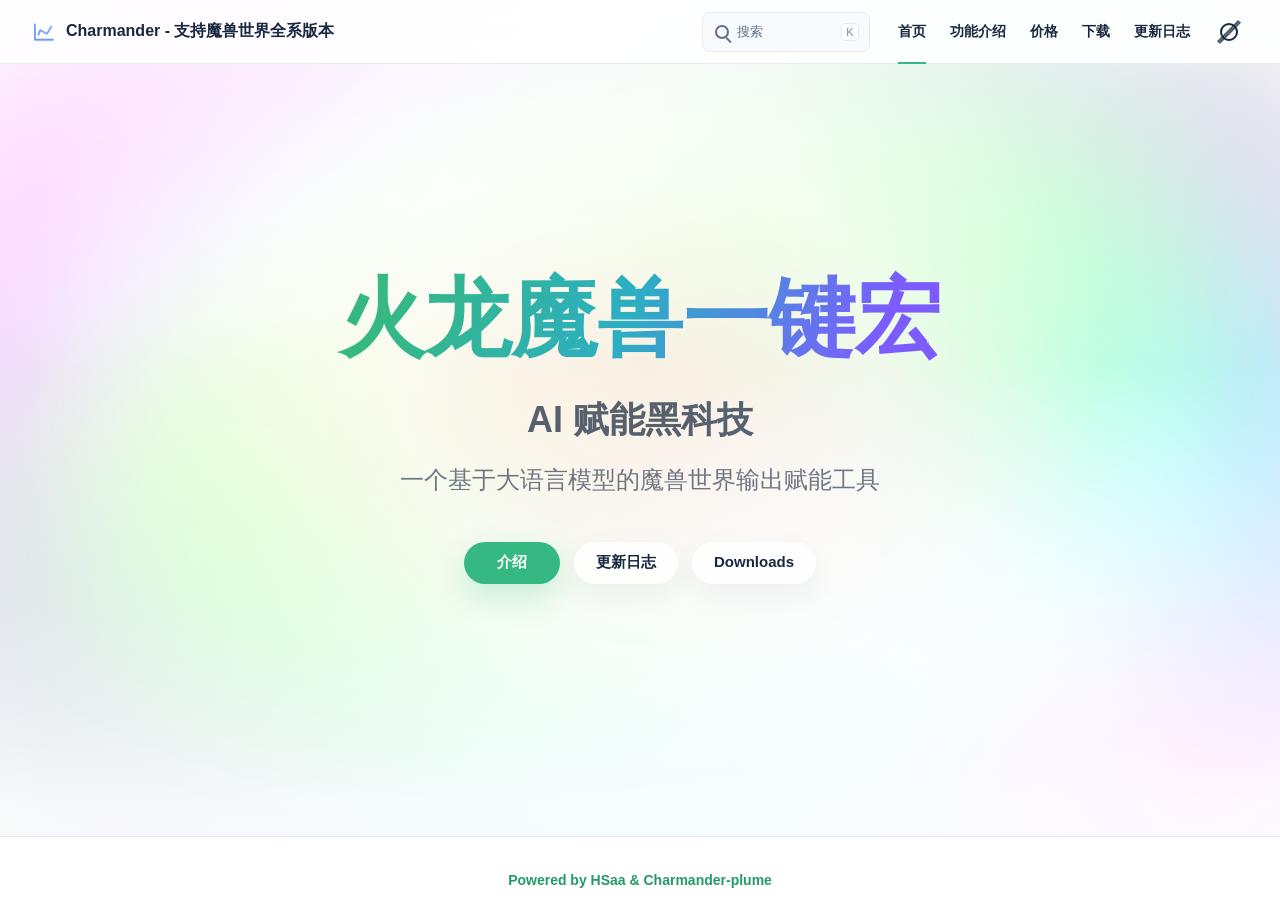
<file: index.html>
<!doctype html>
<html lang="zh-Hans">
  <head>
    <meta charset="UTF-8" />
    <meta name="viewport" content="width=device-width, initial-scale=1.0" />
    <title>火龙魔兽一键宏 - AI 赋能魔兽世界输出工具 | Charmander</title>
    <meta name="description" content="火龙魔兽一键宏面向魔兽世界正式服、怀旧服和泰坦时光，提供 GSE 一键宏、输出循环、爆发整合、远程调试和售后更新支持。" />
    <meta name="keywords" content="火龙魔兽一键宏,魔兽世界一键宏,GSE宏,魔兽世界输出宏,怀旧服一键宏,正式服一键宏,Charmander" />
    <meta name="robots" content="index,follow" />
    <meta name="author" content="Charmander" />
    <meta name="theme-color" content="#39b884" />
    <link rel="canonical" href="https://www.aiomg.vip/" />
    <link rel="icon" href="./appicon.png" />
    <link rel="preload" as="image" href="./appicon.png" />
    <meta property="og:type" content="website" />
    <meta property="og:locale" content="zh_CN" />
    <meta property="og:site_name" content="Charmander" />
    <meta property="og:title" content="火龙魔兽一键宏 - AI 赋能黑科技" />
    <meta property="og:description" content="支持魔兽世界全系版本的 GSE 一键宏工具，覆盖输出循环、爆发整合、远程调试和售后更新。" />
    <meta property="og:url" content="https://www.aiomg.vip/" />
    <meta property="og:image" content="https://www.aiomg.vip/appicon.png" />
    <meta name="twitter:card" content="summary" />
    <meta name="twitter:title" content="火龙魔兽一键宏" />
    <meta name="twitter:description" content="支持魔兽世界全系版本的 GSE 一键宏工具。" />
    <meta name="twitter:image" content="https://www.aiomg.vip/appicon.png" />
    <script type="application/ld+json">
      {
        "@context": "https://schema.org",
        "@type": "SoftwareApplication",
        "name": "火龙魔兽一键宏",
        "url": "https://www.aiomg.vip/",
        "applicationCategory": "GameApplication",
        "operatingSystem": "Windows",
        "description": "面向魔兽世界正式服、怀旧服和泰坦时光的 GSE 一键宏工具。",
        "publisher": {
          "@type": "Organization",
          "name": "Charmander",
          "logo": {
            "@type": "ImageObject",
            "url": "https://www.aiomg.vip/appicon.png"
          }
        }
      }
    </script>
    <link rel="stylesheet" href="./styles.css?v=20260617-ui2" />
  </head>
  <body class="home">
    <header class="navbar">
      <div class="navbar-inner">
        <a class="brand" href="./index.html" aria-label="Charmander - 支持魔兽世界全系版本">
          <span class="brand-mark" aria-hidden="true"><img src="./appicon.png" alt="" width="24" height="24" /></span>
          <span class="brand-text">Charmander - 支持魔兽世界全系版本</span>
        </a>
        <div class="nav-right">
          <div class="search" aria-label="搜索"><span class="search-icon" aria-hidden="true"></span><span>搜索</span><kbd>K</kbd></div>
          <nav class="main-nav" aria-label="主导航">
            <a class="active" href="./index.html" aria-current="page">首页</a>
            <a href="./features.html">功能介绍</a>
            <a href="./pricing.html">价格</a>
            <a href="./download.html">下载</a>
            <a href="./changelog.html">更新日志</a>
          </nav>
          <div class="appearance" aria-label="外观" aria-hidden="true"></div>
        </div>
      </div>
    </header>

    <main id="main">
      <section class="hero" aria-labelledby="hero-title">
        <div class="bg-filter" aria-hidden="true">
          <canvas id="tint-plate" width="32" height="32"></canvas>
        </div>
        <div class="hero-content">
          <h1 id="hero-title">火龙魔兽一键宏</h1>
          <p class="tagline">AI 赋能黑科技</p>
          <p class="description">一个基于大语言模型的魔兽世界输出赋能工具</p>
          <div class="actions" aria-label="主要操作">
            <a class="btn primary" href="./features.html">介绍</a>
            <a class="btn secondary" href="./changelog.html">更新日志</a>
            <a class="btn secondary" href="./download.html">Downloads</a>
          </div>
        </div>
      </section>
    </main>

    <footer class="footer">
      <span>Powered by HSaa &amp; Charmander-plume</span>
    </footer>
    <script src="./script.js?v=20260617-motion1" defer></script>
  </body>
</html>
</file>
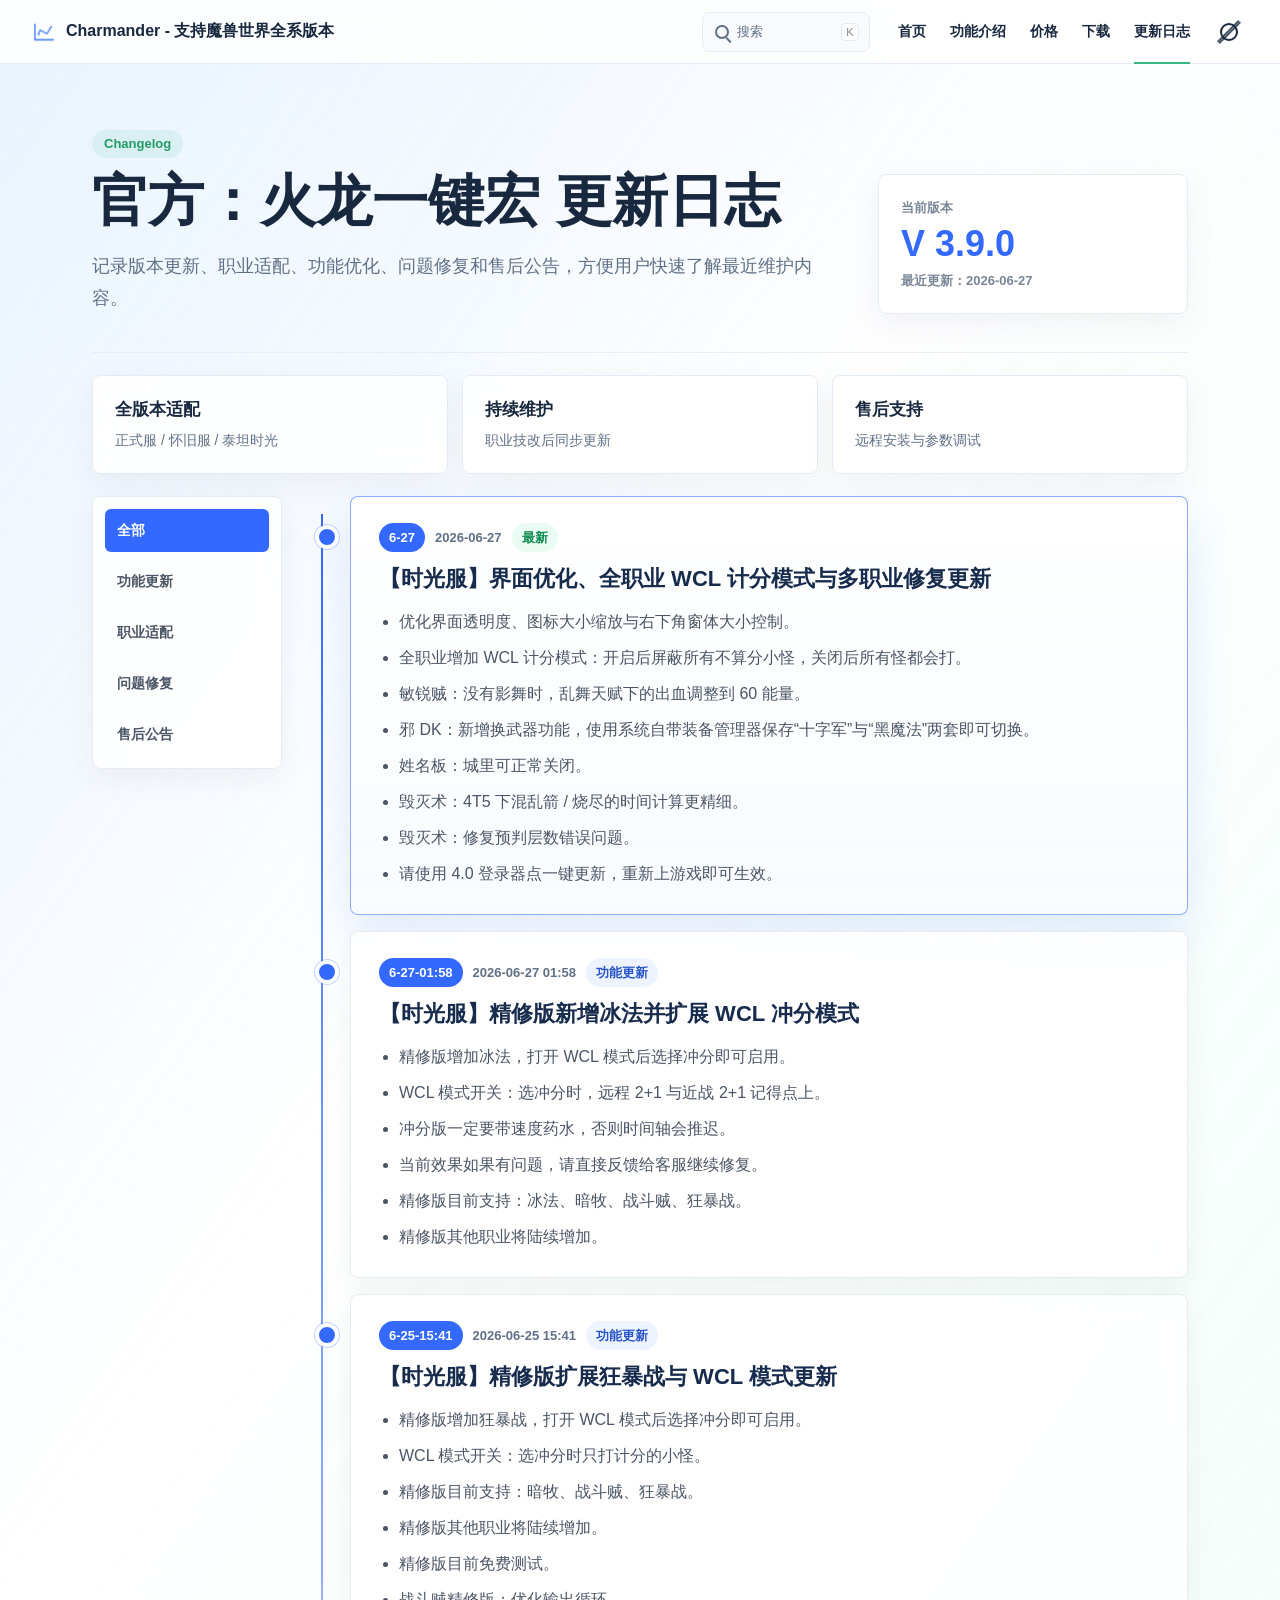
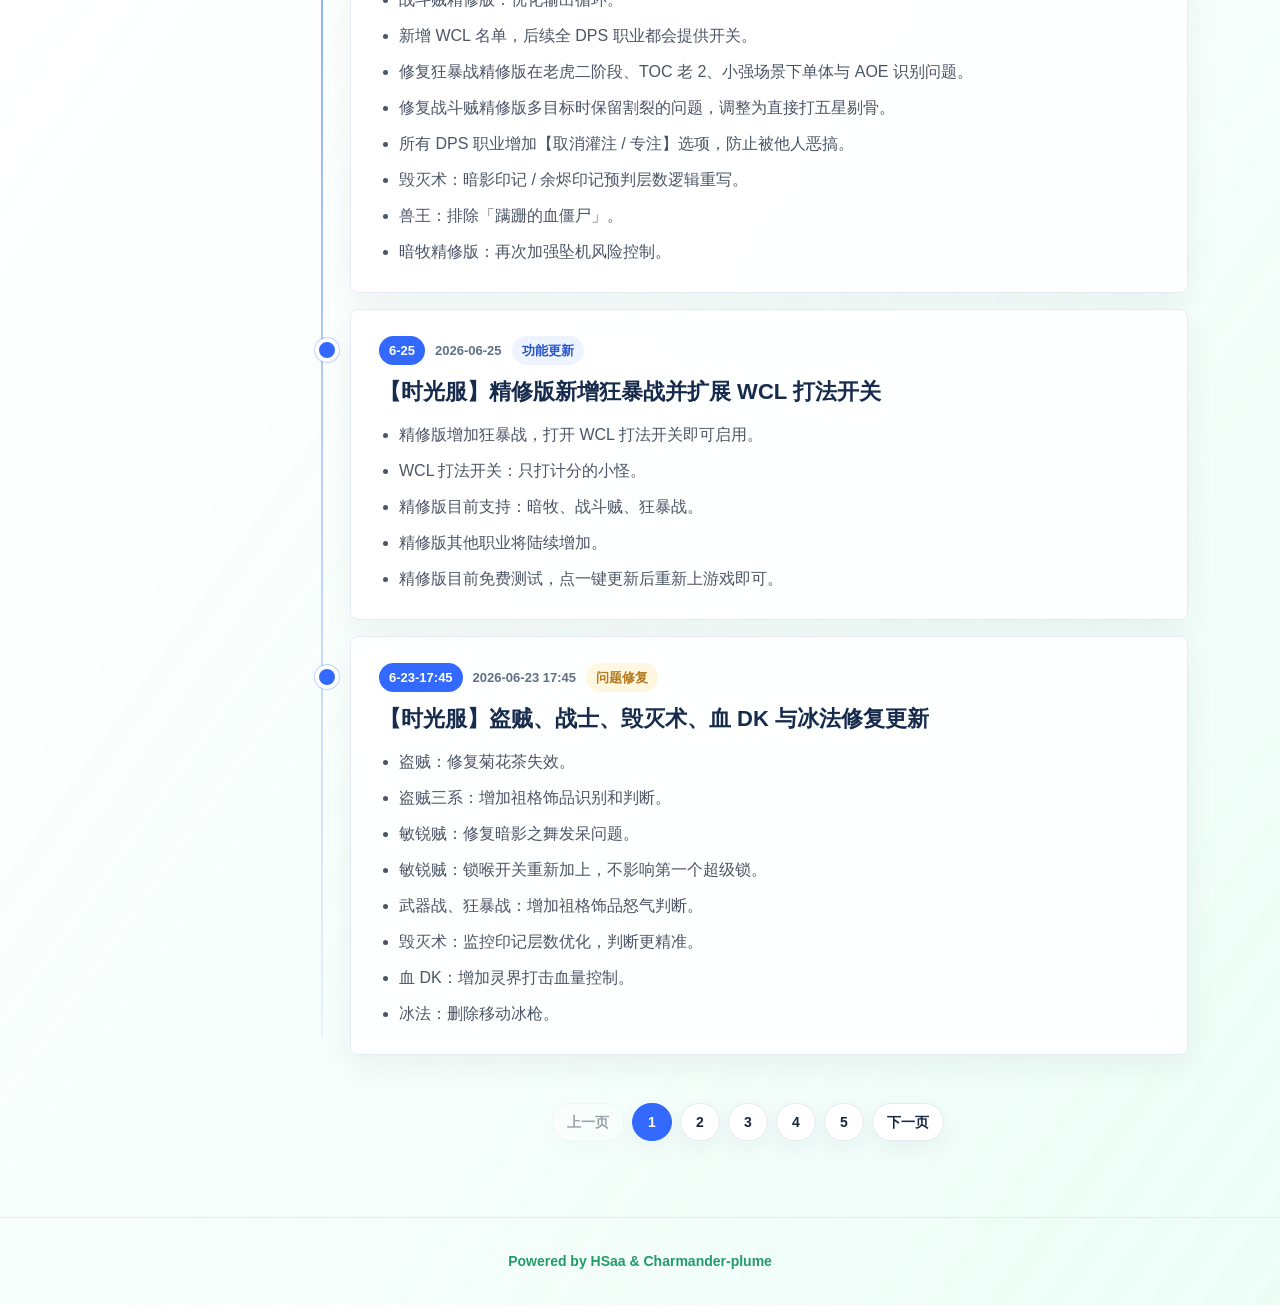
<file: changelog.html>
<!doctype html>
<html lang="zh-Hans">
  <head>
    <meta charset="UTF-8" />
    <meta name="viewport" content="width=device-width, initial-scale=1.0" />
    <title>官方：火龙一键宏 更新日志 | Charmander</title>
    <meta name="description" content="查看火龙一键宏版本更新日志，包含职业适配、功能优化、问题修复、售后公告和支付页面调整记录。" />
    <meta name="keywords" content="官方火龙一键宏更新日志,火龙一键宏更新日志,魔兽世界一键宏更新,GSE宏更新,职业适配,版本维护" />
    <meta name="robots" content="index,follow" />
    <meta name="author" content="Charmander" />
    <meta name="theme-color" content="#39b884" />
    <link rel="canonical" href="https://www.aiomg.vip/changelog.html" />
    <link rel="icon" href="./appicon.png" />
    <meta property="og:type" content="article" />
    <meta property="og:locale" content="zh_CN" />
    <meta property="og:site_name" content="Charmander" />
    <meta property="og:title" content="官方：火龙一键宏 更新日志" />
    <meta property="og:description" content="记录火龙一键宏的版本更新、职业适配、功能优化和售后公告。" />
    <meta property="og:url" content="https://www.aiomg.vip/changelog.html" />
    <meta property="og:image" content="https://www.aiomg.vip/appicon.png" />
    <meta name="twitter:card" content="summary" />
    <meta name="twitter:title" content="官方：火龙一键宏 更新日志" />
    <meta name="twitter:description" content="查看火龙一键宏的版本更新、职业适配、功能优化和售后公告。" />
    <meta name="twitter:image" content="https://www.aiomg.vip/appicon.png" />
    <script type="application/ld+json">
      {
        "@context": "https://schema.org",
        "@type": "CollectionPage",
        "name": "官方：火龙一键宏 更新日志",
        "url": "https://www.aiomg.vip/changelog.html",
        "description": "记录火龙一键宏的版本更新、职业适配、功能优化、问题修复和售后公告。",
        "isPartOf": {
          "@type": "WebSite",
          "name": "Charmander",
          "url": "https://www.aiomg.vip/"
        }
      }
    </script>
    <link rel="stylesheet" href="./styles.css?v=20260617-ui2" />
  </head>
  <body class="detail-page changelog-page">
    <header class="navbar">
      <div class="navbar-inner">
        <a class="brand" href="./index.html" aria-label="Charmander - 支持魔兽世界全系版本">
          <span class="brand-mark" aria-hidden="true"><img src="./appicon.png" alt="" width="24" height="24" /></span>
          <span class="brand-text">Charmander - 支持魔兽世界全系版本</span>
        </a>
        <div class="nav-right">
          <div class="search" aria-label="搜索"><span class="search-icon" aria-hidden="true"></span><span>搜索</span><kbd>K</kbd></div>
          <nav class="main-nav" aria-label="主导航">
            <a href="./index.html">首页</a>
            <a href="./features.html">功能介绍</a>
            <a href="./pricing.html">价格</a>
            <a href="./download.html">下载</a>
            <a class="active" href="./changelog.html" aria-current="page">更新日志</a>
          </nav>
          <div class="appearance" aria-label="外观" aria-hidden="true"></div>
        </div>
      </div>
    </header>

    <main class="changelog-main">
      <section class="changelog-hero page-hero">
        <div>
          <p class="section-kicker">Changelog</p>
          <h1>官方：火龙一键宏 更新日志</h1>
          <p>记录版本更新、职业适配、功能优化、问题修复和售后公告，方便用户快速了解最近维护内容。</p>
        </div>
        <aside class="release-summary" aria-label="当前版本摘要">
          <span>当前版本</span>
          <strong>V 3.9.0</strong>
          <em>最近更新：2026-06-27</em>
        </aside>
      </section>

      <section class="release-grid" aria-label="更新分类">
        <div><strong>全版本适配</strong><span>正式服 / 怀旧服 / 泰坦时光</span></div>
        <div><strong>持续维护</strong><span>职业技改后同步更新</span></div>
        <div><strong>售后支持</strong><span>远程安装与参数调试</span></div>
      </section>

      <section class="changelog-layout">
        <aside class="release-filter" aria-label="日志分类">
          <button class="active" type="button" data-filter="all">全部</button>
          <button type="button" data-filter="feature">功能更新</button>
          <button type="button" data-filter="class">职业适配</button>
          <button type="button" data-filter="fix">问题修复</button>
          <button type="button" data-filter="support">售后公告</button>
        </aside>

        <div class="timeline" data-page-size="5">
          <article class="release-card latest" data-category="feature">
            <div class="release-meta">
              <span class="release-version">6-27</span>
              <time datetime="2026-06-27">2026-06-27</time>
              <em>最新</em>
            </div>
            <h2>【时光服】界面优化、全职业 WCL 计分模式与多职业修复更新</h2>
            <ul>
              <li>优化界面透明度、图标大小缩放与右下角窗体大小控制。</li>
              <li>全职业增加 WCL 计分模式：开启后屏蔽所有不算分小怪，关闭后所有怪都会打。</li>
              <li>敏锐贼：没有影舞时，乱舞天赋下的出血调整到 60 能量。</li>
              <li>邪 DK：新增换武器功能，使用系统自带装备管理器保存“十字军”与“黑魔法”两套即可切换。</li>
              <li>姓名板：城里可正常关闭。</li>
              <li>毁灭术：4T5 下混乱箭 / 烧尽的时间计算更精细。</li>
              <li>毁灭术：修复预判层数错误问题。</li>
              <li>请使用 4.0 登录器点一键更新，重新上游戏即可生效。</li>
            </ul>
          </article>
          <article class="release-card" data-category="feature">
            <div class="release-meta">
              <span class="release-version">6-27-01:58</span>
              <time datetime="2026-06-27T01:58">2026-06-27 01:58</time>
              <em class="feature">功能更新</em>
            </div>
            <h2>【时光服】精修版新增冰法并扩展 WCL 冲分模式</h2>
            <ul>
              <li>精修版增加冰法，打开 WCL 模式后选择冲分即可启用。</li>
              <li>WCL 模式开关：选冲分时，远程 2+1 与近战 2+1 记得点上。</li>
              <li>冲分版一定要带速度药水，否则时间轴会推迟。</li>
              <li>当前效果如果有问题，请直接反馈给客服继续修复。</li>
              <li>精修版目前支持：冰法、暗牧、战斗贼、狂暴战。</li>
              <li>精修版其他职业将陆续增加。</li>
            </ul>
          </article>
          <article class="release-card" data-category="feature">
            <div class="release-meta">
              <span class="release-version">6-25-15:41</span>
              <time datetime="2026-06-25T15:41">2026-06-25 15:41</time>
              <em class="feature">功能更新</em>
            </div>
            <h2>【时光服】精修版扩展狂暴战与 WCL 模式更新</h2>
            <ul>
              <li>精修版增加狂暴战，打开 WCL 模式后选择冲分即可启用。</li>
              <li>WCL 模式开关：选冲分时只打计分的小怪。</li>
              <li>精修版目前支持：暗牧、战斗贼、狂暴战。</li>
              <li>精修版其他职业将陆续增加。</li>
              <li>精修版目前免费测试。</li>
              <li>战斗贼精修版：优化输出循环。</li>
              <li>新增 WCL 名单，后续全 DPS 职业都会提供开关。</li>
              <li>修复狂暴战精修版在老虎二阶段、TOC 老 2、小强场景下单体与 AOE 识别问题。</li>
              <li>修复战斗贼精修版多目标时保留割裂的问题，调整为直接打五星剔骨。</li>
              <li>所有 DPS 职业增加【取消灌注 / 专注】选项，防止被他人恶搞。</li>
              <li>毁灭术：暗影印记 / 余烬印记预判层数逻辑重写。</li>
              <li>兽王：排除「蹒跚的血僵尸」。</li>
              <li>暗牧精修版：再次加强坠机风险控制。</li>
            </ul>
          </article>
          <article class="release-card" data-category="feature">
            <div class="release-meta">
              <span class="release-version">6-25</span>
              <time datetime="2026-06-25">2026-06-25</time>
              <em class="feature">功能更新</em>
            </div>
            <h2>【时光服】精修版新增狂暴战并扩展 WCL 打法开关</h2>
            <ul>
              <li>精修版增加狂暴战，打开 WCL 打法开关即可启用。</li>
              <li>WCL 打法开关：只打计分的小怪。</li>
              <li>精修版目前支持：暗牧、战斗贼、狂暴战。</li>
              <li>精修版其他职业将陆续增加。</li>
              <li>精修版目前免费测试，点一键更新后重新上游戏即可。</li>
            </ul>
          </article>
          <article class="release-card" data-category="fix">
            <div class="release-meta">
              <span class="release-version">6-23-17:45</span>
              <time datetime="2026-06-23T17:45">2026-06-23 17:45</time>
              <em class="fix">问题修复</em>
            </div>
            <h2>【时光服】盗贼、战士、毁灭术、血 DK 与冰法修复更新</h2>
            <ul>
              <li>盗贼：修复菊花茶失效。</li>
              <li>盗贼三系：增加祖格饰品识别和判断。</li>
              <li>敏锐贼：修复暗影之舞发呆问题。</li>
              <li>敏锐贼：锁喉开关重新加上，不影响第一个超级锁。</li>
              <li>武器战、狂暴战：增加祖格饰品怒气判断。</li>
              <li>毁灭术：监控印记层数优化，判断更精准。</li>
              <li>血 DK：增加灵界打击血量控制。</li>
              <li>冰法：删除移动冰枪。</li>
            </ul>
          </article>
          <article class="release-card" data-category="fix">
            <div class="release-meta">
              <span class="release-version">6-22-12:02</span>
              <time datetime="2026-06-22T12:02">2026-06-22 12:02</time>
              <em class="fix">问题修复</em>
            </div>
            <h2>【时光服】紧急热修：恶魔术与个别职业发呆问题</h2>
            <ul>
              <li>紧急热修：修复恶魔术无法工作的问题。</li>
              <li>紧急热修：修复个别职业发呆、无法工作的问题。</li>
              <li>重新打开登陆器，让它自动更新即可。</li>
            </ul>
          </article>
          <article class="release-card" data-category="fix">
            <div class="release-meta">
              <span class="release-version">6-22-03:55</span>
              <time datetime="2026-06-22T03:55">2026-06-22 03:55</time>
              <em class="fix">问题修复</em>
            </div>
            <h2>【时光服】精修版上线与多职业修复更新</h2>
            <ul>
              <li>精修版上线，当前覆盖暗牧与战斗贼。</li>
              <li>精修版免条件测试一个月，后续将逐步补全其他职业。</li>
              <li>精修版使用条件：年卡以上用户。</li>
              <li>精修版正式版预计在 P5 上线。</li>
              <li>精修版循环均以 WCL 满分循环为目标运行。</li>
              <li>备注：需自备高级药水与猴戏材料，装备较差时无法完整打出效果。</li>
              <li>增强萨：修复打完脱战后还会招狼的 bug。</li>
              <li>增强萨：修复起手不开爆发的问题。</li>
              <li>修复毁灭术焦点献祭失效。</li>
              <li>修复猎人焦点钉刺失效。</li>
              <li>修复暗牧焦点痛失效。</li>
              <li>武器战和狂暴战：饰品功能重新制作开关。</li>
              <li>防战：增加一个致死打击判断，仅复仇战可用。</li>
              <li>恶魔术：增加一个全局偷灭杀。</li>
              <li>血 DK：输出血的刃舞自带饰品手套。</li>
            </ul>
          </article>
          <article class="release-card" data-category="fix">
            <div class="release-meta">
              <span class="release-version">6-20-02:50</span>
              <time datetime="2026-06-20T02:50">2026-06-20 02:50</time>
              <em class="fix">问题修复</em>
            </div>
            <h2>【时光服】法系药水、武器战、狂暴战与敏锐贼更新</h2>
            <ul>
              <li>法系：适配狂野魔精药水；如果身上带有魔精，并且打开自动狂野魔法开关，将优先吃魔精。</li>
              <li>武器战：增加一个斩杀开关。</li>
              <li>武器战：大风车增加距离判断，并且大风车期间会开启饰品。</li>
              <li>武器战：增加一个自动饰品开关。</li>
              <li>狂暴战：增加焦点破甲功能，在不占用嗜血和旋风的情况下生效。</li>
              <li>狂暴战：增加血性狂暴按钮自动判断。</li>
              <li>修复一个吃狂野药水的 bug。</li>
              <li>TOC：阵营冠军 / 双子防 ADD 加强，进一步防止 ADD。</li>
              <li>敏锐贼：修复一个影舞相关 bug。</li>
              <li>敏锐贼：伤害型消失对冰吼也添加了屏蔽，只保留躲技能。</li>
            </ul>
          </article>

          <article class="release-card" data-category="fix">
            <div class="release-meta">
              <span class="release-version">6-19-16:25</span>
              <time datetime="2026-06-19T16:25">2026-06-19 16:25</time>
              <em class="fix">问题修复</em>
            </div>
            <h2>【时光服】战斗贼、CJQ、元素萨与冰法更新</h2>
            <ul>
              <li>战斗贼：更改非匕首开关的循环，切割 → 剑舞 → 背刺 → 杀戮 → 背刺 → 冲动。</li>
              <li>CJQ：修复制裁 BUG 问题。</li>
              <li>CJQ：群 AOE 问题修复。</li>
              <li>元素萨：增加火焰新星开关，可自行选择。</li>
              <li>元素萨：火爹出来以后会自动打火焰新星。</li>
              <li>敏锐贼：修复技能顺序异常导致打不高的问题。</li>
              <li>冰法：修复 2+1 判断问题。</li>
            </ul>
          </article>

          <article class="release-card" data-category="fix">
            <div class="release-meta">
              <span class="release-version">6-17-01:17</span>
              <time datetime="2026-06-17T01:17">2026-06-17 01:17</time>
              <em class="fix">问题修复</em>
            </div>
            <h2>【时光服】狂暴战、暗牧、盗贼、法师与惩戒骑修复</h2>
            <ul>
              <li>狂暴战：修复英勇怒气控制 bug。</li>
              <li>暗牧：增加渊开关，删除疫病和震爆开关。</li>
              <li>暗牧：修复超高急速打完渊后发呆的问题。</li>
              <li>盗贼三系：刀扇数量现在可以选择。</li>
              <li>法师：修复自动吃宝石逻辑。</li>
              <li>法师：修复哈卡虹吸冰箱逻辑。</li>
              <li>法师：修复脱战还放吹风的 bug。</li>
              <li>惩戒骑：修复全局锤子延时指向。</li>
              <li>战士：TOC 老 1 顺劈斩解锁。</li>
              <li>战斗贼：重新制作输出逻辑。</li>
              <li>战斗贼：增加主匕首开关。</li>
              <li>战斗贼：增加割裂和切割都在、且目标能活至少 8 秒时，5 星刺骨。</li>
              <li>战斗贼：剑舞期间一律允许维护切割。</li>
              <li>战斗贼：菊花茶只在 Boss 战自动喝。</li>
            </ul>
          </article>

          <article class="release-card" data-category="fix">
            <div class="release-meta">
              <span class="release-version">6-15-19:53</span>
              <time datetime="2026-06-15T19:53">2026-06-15 19:53</time>
              <em class="fix">问题修复</em>
            </div>
            <h2>【熊猫人】宝宝控制、战士三系与职业循环修复</h2>
            <ul>
              <li>带宝宝职业：修复宝宝 add 问题。</li>
              <li>战士三系：增加固定的坦克警戒配套开关，进团后可先自行测试。</li>
              <li>狂暴战：优化狂暴之怒。</li>
              <li>火法：修复一个炎爆相关 bug。</li>
              <li>狂暴战：优化输出循环，并修复多个问题。</li>
              <li>带宝宝职业：增加宝宝控制开关，可选择跟随目标切换，或无目标时保持挂上去。</li>
              <li>奥格瑞玛将军：防御姿态自动停手。</li>
            </ul>
          </article>

          <article class="release-card" data-category="fix">
            <div class="release-meta">
              <span class="release-version">6-14-03:09</span>
              <time datetime="2026-06-14T03:09">2026-06-14 03:09</time>
              <em class="fix">问题修复</em>
            </div>
            <h2>【时光服】4.0 登陆器与暗牧、战斗贼、冰法、惩戒骑修复</h2>
            <ul>
              <li>请使用 4.0 登陆器更新，老登陆器无法更新到最新版本。</li>
              <li>暗牧：增加渊后专注灭的最大伤害逻辑。</li>
              <li>暗牧：修复渊的引导坠机概率。</li>
              <li>暗牧：修复输出逻辑，以超级痛为主。</li>
              <li>战斗贼：P4 单体起手对齐 WCL 榜单，破甲 → 乱舞 → 杀戮 → 割裂 → 冲动 → 刺骨。</li>
              <li>战斗贼：TOC/ZG 多目标优化，阵营冠军刀扇、双子不乱舞刀扇、转嫁转火。</li>
              <li>战斗贼：自动乱舞、杀戮、冲动、手套种族饰品开关必须点开。</li>
              <li>冰法、惩戒骑：修复偶尔丢失目标的问题，锁定 Boss 选项已开启。</li>
            </ul>
          </article>

          <article class="release-card" data-category="fix">
            <div class="release-meta">
              <span class="release-version">6-13-4:45</span>
              <time datetime="2026-06-13T04:45">2026-06-13 04:45</time>
              <em class="fix">问题修复</em>
            </div>
            <h2>【时光服】奶萨、邪 DK、冰法与狂暴战循环修复</h2>
            <ul>
              <li>奶萨：小强 P3 剔除治疗链，只刷刺骨和坦克次波加激流。</li>
              <li>邪DK：天打天赋修复自动凋零无法识别单体的问题。</li>
              <li>邪DK：天打天赋的天打逻辑调整并重写。</li>
              <li>冰法：修复爆发期间有寒冰指时立刻深结。</li>
              <li>冰法：修复深结后冰枪受距离限制的问题。</li>
              <li>冰法：修复浪费寒冰指与碎冰的问题。</li>
              <li>冰法：修复吹风 2+1 不灵的 bug。</li>
              <li>狂暴战：猛击默认改为填充。</li>
              <li>狂暴战：面板新增英勇、顺劈斩、怒气选择，默认 50%。</li>
              <li>狂暴战：调整技能优先级为嗜血 / 旋风 / 猛击，再顺劈或英勇。</li>
              <li>狂暴战：修复纯单体 Boss 英勇过多的问题。</li>
              <li>狂暴战：改善怒气管理问题，提升单体与多目标 Boss 的伤害表现。</li>
            </ul>
          </article>

          <article class="release-card" data-category="fix">
            <div class="release-meta">
              <span class="release-version">6-11-23:31</span>
              <time datetime="2026-06-11T23:31">2026-06-11 23:31</time>
              <em class="fix">问题修复</em>
            </div>
            <h2>【时光服】暗牧、鸟德与冰法问题修复</h2>
            <ul>
              <li>暗牧：优化补噬灵疫病阈值。</li>
              <li>暗牧：渊读条后解锁时间随急速缩放。</li>
              <li>鸟德：修复饰品和工程手套相关问题。</li>
              <li>冰法：修复更换登陆器后 2+1 逻辑失效的问题。</li>
            </ul>
          </article>

          <article class="release-card" data-category="fix">
            <div class="release-meta">
              <span class="release-version">6-11-13:14</span>
              <time datetime="2026-06-11T13:14">2026-06-11 13:14</time>
              <em class="fix">问题修复</em>
            </div>
            <h2>【时光服】3.9 登陆器与职业循环更新</h2>
            <ul>
              <li>请使用 3.9 登陆器更新；重新打开登陆器会自动更新，进入游戏后可 <code>/RL</code> 重新加载。</li>
              <li>武器战：优化 AOE，超过 3 怪智能顺劈，2 只怪横扫时偏向英勇。</li>
              <li>暗牧：适配新更新，如有问题请及时反馈。</li>
              <li>毁灭术：分流逻辑优化。</li>
              <li>CJQ：修复命令光环问题。</li>
              <li>DK：修复霸权印记不开的问题。</li>
            </ul>
          </article>

          <article class="release-card" data-category="feature">
            <div class="release-meta">
              <span class="release-version">登陆器 3.9</span>
              <time datetime="2026-06-11">2026-06-11</time>
              <em class="feature">功能更新</em>
            </div>
            <h2>登陆器 3.9 优化更新</h2>
            <ul>
              <li>优化更新流程与目录结构，新增一键更新能力。</li>
              <li>减少屏幕占用并优化线程表现，提升登陆器运行体验。</li>
              <li>一键宏打开并登录后即可启动游戏；如出现发呆情况，可在游戏内输入 <code>/RL</code> 重新加载。</li>
              <li>友情提醒：没有工程手套的用户，一定要取消勾选工程手套相关选项，否则可能卡循环。</li>
            </ul>
          </article>

          <article class="release-card" data-category="fix">
            <div class="release-meta">
              <span class="release-version">6-10-18:49</span>
              <time datetime="2026-06-10T18:49">2026-06-10 18:49</time>
              <em class="fix">问题修复</em>
            </div>
            <h2>【时光服】骑士、治疗与盗贼循环修复</h2>
            <ul>
              <li>修复 FQ 循环 BUG。</li>
              <li>骑士增加光明圣印按钮和禁用选项。</li>
              <li>修复治疗无法循环 BUG。</li>
              <li>修复盗贼一直上毒问题。</li>
            </ul>
          </article>

          <article class="release-card" data-category="class">
            <div class="release-meta">
              <span class="release-version">v1.6.1</span>
              <time datetime="2026-06-10">2026-06-10</time>
              <em class="class">职业适配</em>
            </div>
            <h2>职业循环与团队副本场景修复</h2>
            <ul>
              <li>邪 DK：自动工程手套提前到大军 / 天鬼前面；天赋菜单更名，并提示命中需堆够 263，否则可能断病乱循环。</li>
              <li>适配水晶之心。</li>
              <li>毁灭术：新增厄运诅咒开关，并修复献祭不加层数计算的问题。</li>
              <li>武器战：有横扫时优先英勇，无横扫时智能顺劈。</li>
              <li>元素萨满：雷霆风暴增加自动使用开关，蓝量低于 80% 时开始工作。</li>
              <li>暗牧：修复升天开工程手套 / 饰品导致掉下来的问题，增加哈卡自动躲吸；冰吼逻辑暂未完成。</li>
              <li>修复吃药卡狂野魔法的问题。</li>
              <li>敏锐贼：十字军老 1 前几个 Boss 不再自动使用消失。</li>
              <li>血领主、冰吼场景下，部分近战不再自动取消自动保护之手。</li>
            </ul>
          </article>

          <article class="release-card" data-category="fix">
            <div class="release-meta">
              <span class="release-version">6-9-01:05</span>
              <time datetime="2026-06-09T01:05">2026-06-09 01:05</time>
              <em class="fix">问题修复</em>
            </div>
            <h2>【时光服】3.8 登陆器与职业循环更新</h2>
            <ul>
              <li>请更新最新 3.8 登陆器后再进行更新；可点击下载最新自动登陆器。</li>
              <li>邪 DK 自动工程手套提前到大军 / 天鬼前面，天赋菜单更名，并增加命中提示。</li>
              <li>毁灭术新增厄运诅咒开关，并修复献祭层数计算问题。</li>
              <li>武器战、元素萨满、暗牧、敏锐贼和部分团本场景均有循环修复。</li>
            </ul>
          </article>

          <article class="release-card" data-category="feature">
            <div class="release-meta"><span class="release-version">v1.6.0</span><time datetime="2026-06-10">2026-06-10</time><em class="feature">功能更新</em></div>
            <h2>完善购买页与联系方式展示</h2>
            <ul>
              <li>新增 QQ 与微信二维码悬浮展示，方便用户扫码联系客服。</li>
              <li>优化套餐卡片文案、价格和库存显示，增强移动端可读性。</li>
              <li>补全全站 SEO 信息、结构化数据、robots 和 sitemap。</li>
            </ul>
          </article>

          <article class="release-card" data-category="feature">
            <div class="release-meta"><span class="release-version">v1.5.0</span><time datetime="2026-06-09">2026-06-09</time><em class="feature">功能更新</em></div>
            <h2>新增价格套餐与支付方式展示</h2>
            <ul>
              <li>上线季卡、半年卡、年卡、永久卡四类套餐。</li>
              <li>展示微信支付、支付宝、银联、网银、数字人民币、Visa/Mastercard、USTD 和直接支付。</li>
              <li>保留静态展示模式，不接入真实支付行为。</li>
            </ul>
          </article>

          <article class="release-card" data-category="class">
            <div class="release-meta"><span class="release-version">v1.4.0</span><time datetime="2026-06-09">2026-06-09</time><em class="class">职业适配</em></div>
            <h2>商品分类与套餐卡片优化</h2>
            <ul>
              <li>商品分类支持点击切换选中状态。</li>
              <li>修复套餐卡片文字换行影响视觉的问题。</li>
              <li>统一卡片边框、选中状态和右下角标记样式。</li>
            </ul>
          </article>

          <article class="release-card" data-category="class">
            <div class="release-meta"><span class="release-version">v1.3.0</span><time datetime="2026-06-09">2026-06-09</time><em class="class">职业适配</em></div>
            <h2>补充职业与版本范围</h2>
            <ul>
              <li>补充正式服全职业、怀旧服专区、时光/熊猫/正式服分类。</li>
              <li>优化 GSE 宏包说明，明确适配职业与专精范围。</li>
              <li>增加首次购买体验卡提示，降低用户试用门槛。</li>
            </ul>
          </article>

          <article class="release-card" data-category="support">
            <div class="release-meta"><span class="release-version">v1.2.0</span><time datetime="2026-06-08">2026-06-08</time><em class="support">售后公告</em></div>
            <h2>完善交付与售后权益说明</h2>
            <ul>
              <li>补充远程安装、调试、改键和售后交流群说明。</li>
              <li>明确下单备注游戏版本、职业、专精和使用场景。</li>
              <li>增加合规声明，说明不提供自动挂机、自动走位、自动副本等功能。</li>
            </ul>
          </article>
        </div>
        <nav class="release-pagination" aria-label="更新日志分页"></nav>
      </section>
    </main>

    <footer class="footer">
      <span>Powered by HSaa &amp; Charmander-plume</span>
    </footer>
    <script src="./script.js?v=20260617-motion1" defer></script>
  </body>
</html>
</file>
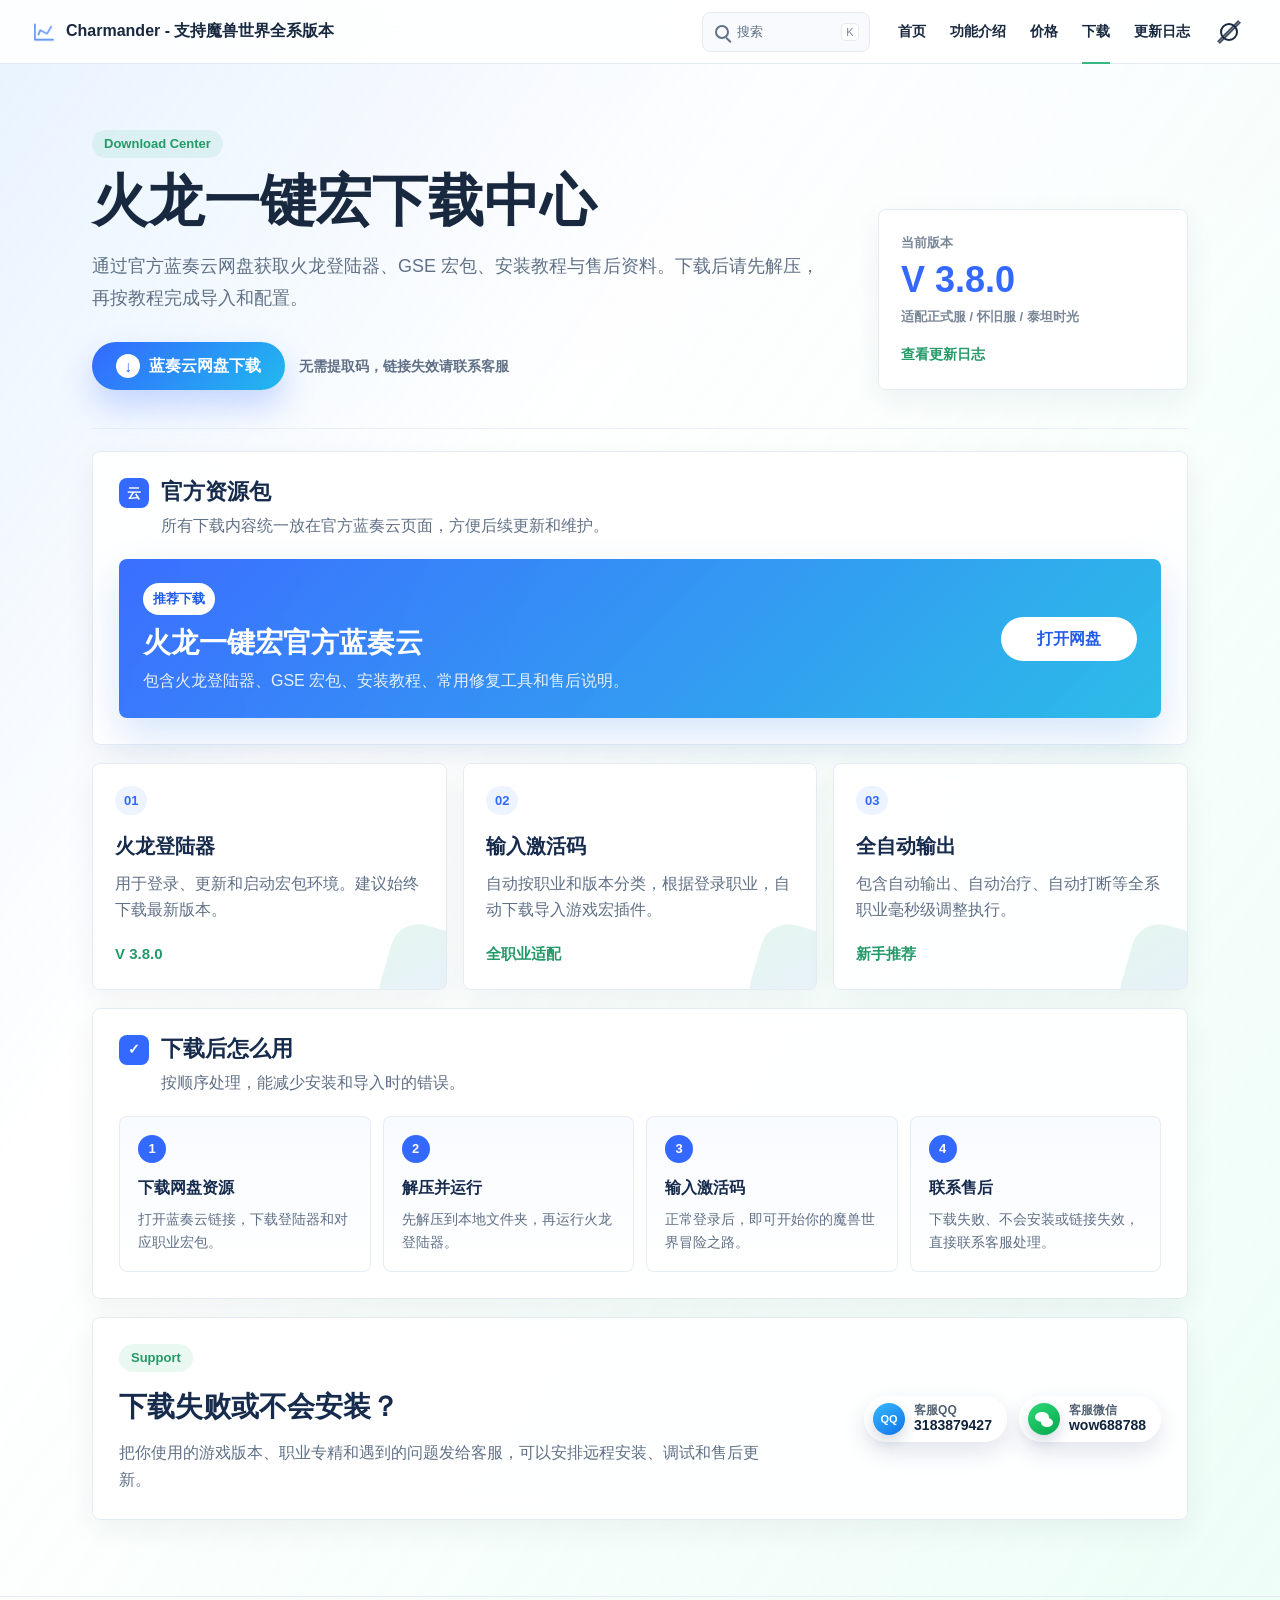
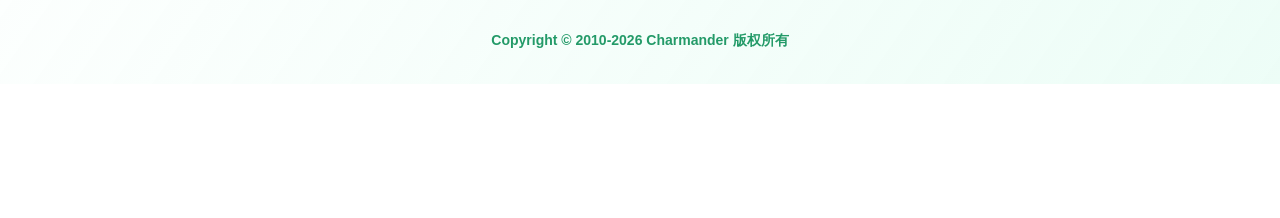
<file: download.html>
<!doctype html>
<html lang="zh-Hans">
  <head>
    <meta charset="UTF-8" />
    <meta name="viewport" content="width=device-width, initial-scale=1.0" />
    <title>火龙一键宏下载中心 - 官方网盘下载 | Charmander</title>
    <meta name="description" content="火龙一键宏官方下载中心，提供火龙登陆器 V 3.8.0、激活码登录、自动输出能力与售后资料网盘下载。" />
    <meta name="keywords" content="火龙一键宏下载,火龙登陆器下载,魔兽世界一键宏下载,GSE宏包下载,火龙一键宏网盘" />
    <meta name="robots" content="index,follow" />
    <meta name="author" content="Charmander" />
    <meta name="theme-color" content="#39b884" />
    <link rel="canonical" href="https://www.aiomg.vip/download.html" />
    <link rel="icon" href="./appicon.png" />
    <meta property="og:type" content="website" />
    <meta property="og:locale" content="zh_CN" />
    <meta property="og:site_name" content="Charmander" />
    <meta property="og:title" content="火龙一键宏下载中心" />
    <meta property="og:description" content="通过官方蓝奏云网盘下载火龙登陆器、宏包资料、安装教程和售后资料。" />
    <meta property="og:url" content="https://www.aiomg.vip/download.html" />
    <meta property="og:image" content="https://www.aiomg.vip/appicon.png" />
    <meta name="twitter:card" content="summary" />
    <meta name="twitter:title" content="火龙一键宏下载中心" />
    <meta name="twitter:description" content="火龙一键宏官方蓝奏云网盘下载入口。" />
    <meta name="twitter:image" content="https://www.aiomg.vip/appicon.png" />
    <script type="application/ld+json">
      {
        "@context": "https://schema.org",
        "@type": "SoftwareApplication",
        "name": "火龙一键宏",
        "url": "https://www.aiomg.vip/download.html",
        "applicationCategory": "GameApplication",
        "operatingSystem": "Windows",
        "softwareVersion": "3.8.0",
        "description": "面向魔兽世界正式服、怀旧服和泰坦时光的 GSE 一键宏工具。",
        "downloadUrl": "https://wwbnk.lanzn.com/s/huolong610",
        "publisher": {
          "@type": "Organization",
          "name": "Charmander",
          "logo": {
            "@type": "ImageObject",
            "url": "https://www.aiomg.vip/appicon.png"
          }
        }
      }
    </script>
    <link rel="stylesheet" href="./styles.css?v=20260617-ui2" />
  </head>
  <body class="detail-page download-page">
    <header class="navbar">
      <div class="navbar-inner">
        <a class="brand" href="./index.html" aria-label="Charmander - 支持魔兽世界全系版本">
          <span class="brand-mark" aria-hidden="true"><img src="./appicon.png" alt="" width="24" height="24" /></span>
          <span class="brand-text">Charmander - 支持魔兽世界全系版本</span>
        </a>
        <div class="nav-right">
          <div class="search" aria-label="搜索"><span class="search-icon" aria-hidden="true"></span><span>搜索</span><kbd>K</kbd></div>
          <nav class="main-nav" aria-label="主导航">
            <a href="./index.html">首页</a>
            <a href="./features.html">功能介绍</a>
            <a href="./pricing.html">价格</a>
            <a class="active" href="./download.html" aria-current="page">下载</a>
            <a href="./changelog.html">更新日志</a>
          </nav>
          <div class="appearance" aria-label="外观" aria-hidden="true"></div>
        </div>
      </div>
    </header>

    <main class="download-main">
      <section class="download-hero page-hero">
        <div class="download-hero-copy">
          <p class="section-kicker">Download Center</p>
          <h1>火龙一键宏下载中心</h1>
          <p>通过官方蓝奏云网盘获取火龙登陆器、GSE 宏包、安装教程与售后资料。下载后请先解压，再按教程完成导入和配置。</p>
          <div class="download-actions">
            <a class="download-primary" href="https://wwbnk.lanzn.com/s/huolong610" target="_blank" rel="noopener noreferrer">
              <span class="download-primary-icon" aria-hidden="true">↓</span>
              蓝奏云网盘下载
            </a>
            <span class="download-note">无需提取码，链接失效请联系客服</span>
          </div>
        </div>
        <aside class="download-version-card" aria-label="当前下载版本">
          <span>当前版本</span>
          <strong>V 3.8.0</strong>
          <em>适配正式服 / 怀旧服 / 泰坦时光</em>
          <a href="./changelog.html">查看更新日志</a>
        </aside>
      </section>

      <section class="download-panel primary-package">
        <div class="download-section-title">
          <span class="download-title-icon" aria-hidden="true">云</span>
          <div>
            <h2>官方资源包</h2>
            <p>所有下载内容统一放在官方蓝奏云页面，方便后续更新和维护。</p>
          </div>
        </div>
        <div class="download-resource">
          <div>
            <span class="resource-badge">推荐下载</span>
            <h3>火龙一键宏官方蓝奏云</h3>
            <p>包含火龙登陆器、GSE 宏包、安装教程、常用修复工具和售后说明。</p>
          </div>
          <a href="https://wwbnk.lanzn.com/s/huolong610" target="_blank" rel="noopener noreferrer">打开网盘</a>
        </div>
      </section>

      <section class="download-grid" aria-label="下载内容说明">
        <article class="download-card"><span class="download-card-icon">01</span><h3>火龙登陆器</h3><p>用于登录、更新和启动宏包环境。建议始终下载最新版本。</p><strong>V 3.8.0</strong></article>
        <article class="download-card"><span class="download-card-icon">02</span><h3>输入激活码</h3><p>自动按职业和版本分类，根据登录职业，自动下载导入游戏宏插件。</p><strong>全职业适配</strong></article>
        <article class="download-card"><span class="download-card-icon">03</span><h3>全自动输出</h3><p>包含自动输出、自动治疗、自动打断等全系职业毫秒级调整执行。</p><strong>新手推荐</strong></article>
      </section>

      <section class="download-panel download-steps">
        <div class="download-section-title">
          <span class="download-title-icon" aria-hidden="true">✓</span>
          <div><h2>下载后怎么用</h2><p>按顺序处理，能减少安装和导入时的错误。</p></div>
        </div>
        <div class="step-list">
          <div><span>1</span><strong>下载网盘资源</strong><p>打开蓝奏云链接，下载登陆器和对应职业宏包。</p></div>
          <div><span>2</span><strong>解压并运行</strong><p>先解压到本地文件夹，再运行火龙登陆器。</p></div>
          <div><span>3</span><strong>输入激活码</strong><p>正常登录后，即可开始你的魔兽世界冒险之路。</p></div>
          <div><span>4</span><strong>联系售后</strong><p>下载失败、不会安装或链接失效，直接联系客服处理。</p></div>
        </div>
      </section>

      <section class="download-support">
        <div>
          <p class="section-kicker">Support</p>
          <h2>下载失败或不会安装？</h2>
          <p>把你使用的游戏版本、职业专精和遇到的问题发给客服，可以安排远程安装、调试和售后更新。</p>
        </div>
        <div class="download-contact-list">
          <span class="online-badge qr-contact" tabindex="0"><span class="contact-icon qq-logo" aria-hidden="true"></span><span class="contact-copy"><em>客服QQ</em><strong>3183879427</strong></span><span class="contact-qr-popover" aria-hidden="true"><img src="./qq-qr-480.jpg" alt="客服 QQ 二维码" width="480" height="846" loading="lazy" /></span></span>
          <span class="online-badge wechat-contact" tabindex="0"><span class="contact-icon wechat-logo" aria-hidden="true"></span><span class="contact-copy"><em>客服微信</em><strong>wow688788</strong></span><span class="contact-qr-popover" aria-hidden="true"><img src="./wechat-qr-480.jpg" alt="客服微信二维码" width="480" height="634" loading="lazy" /></span></span>
        </div>
      </section>
    </main>

    <footer class="footer">
      <span>Copyright © 2010-2026 Charmander 版权所有</span>
    </footer>
    <script src="./script.js?v=20260617-motion1" defer></script>
  </body>
</html>
</file>
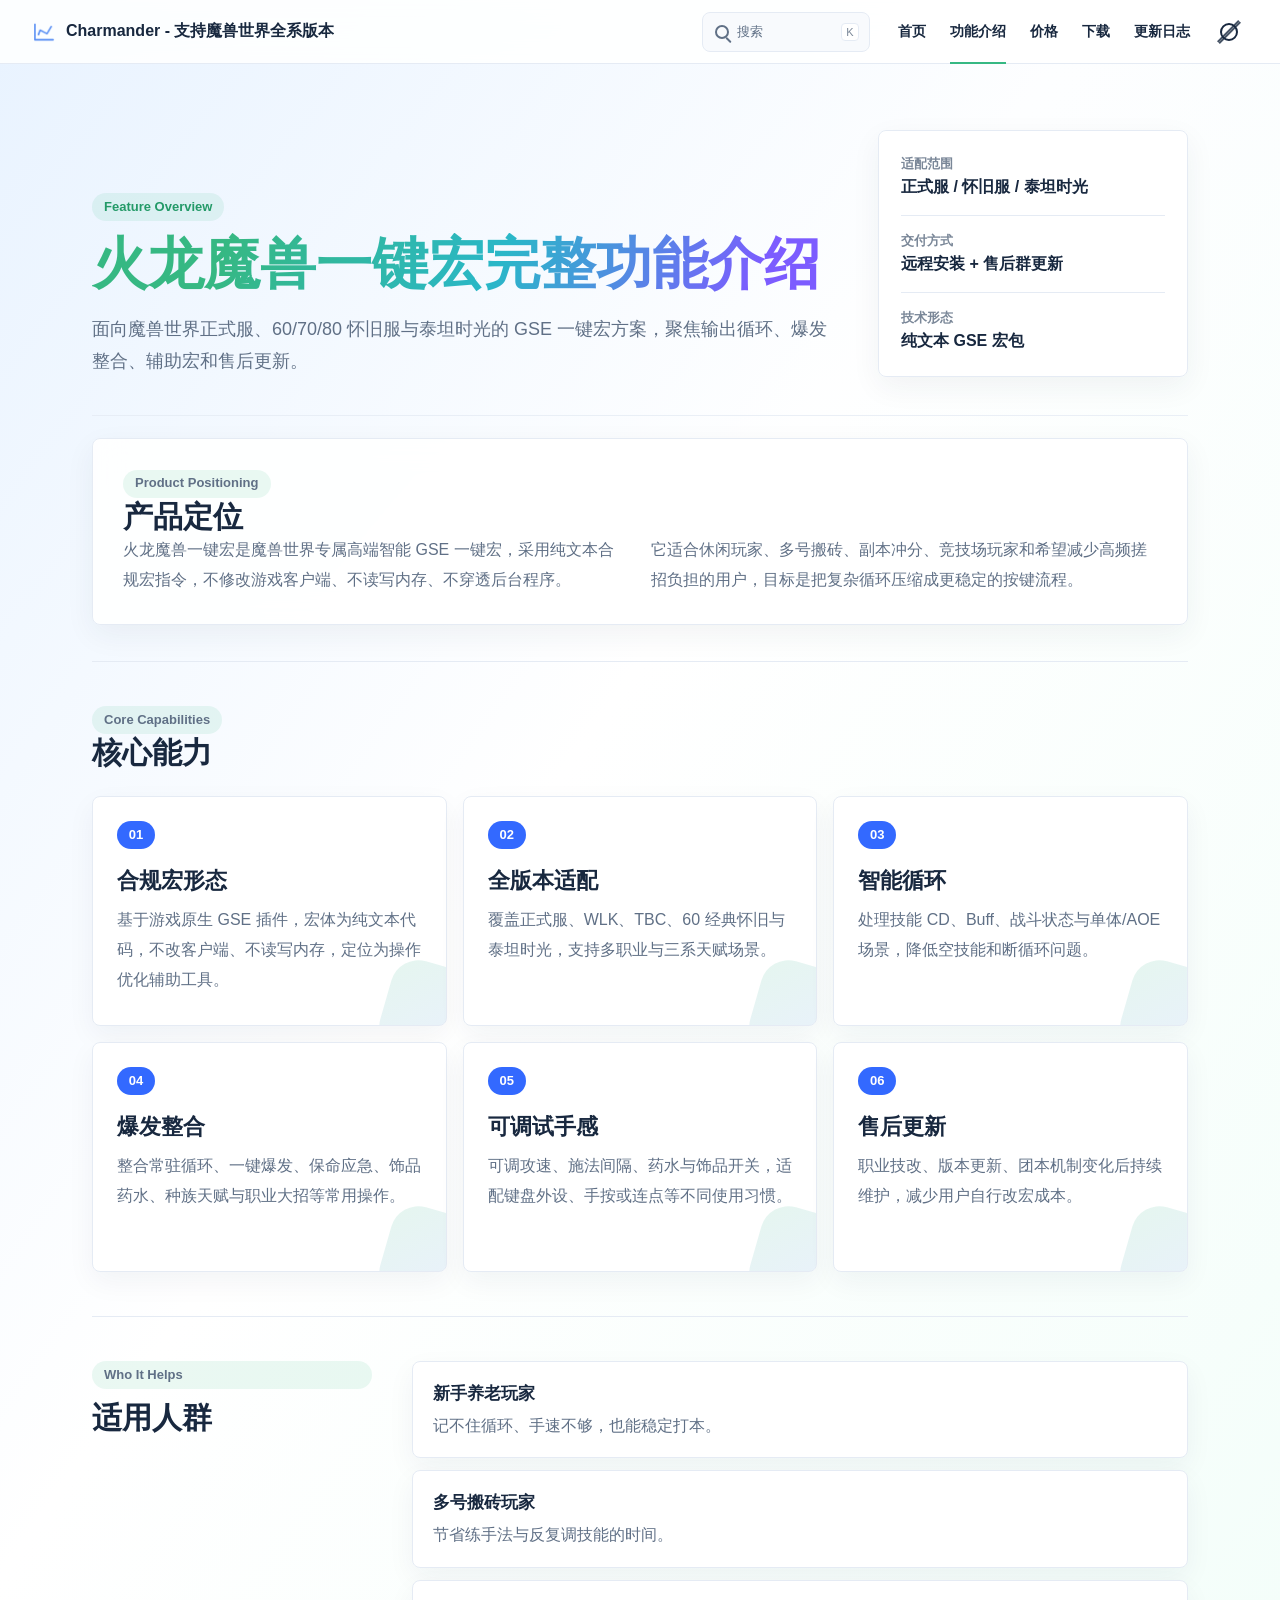
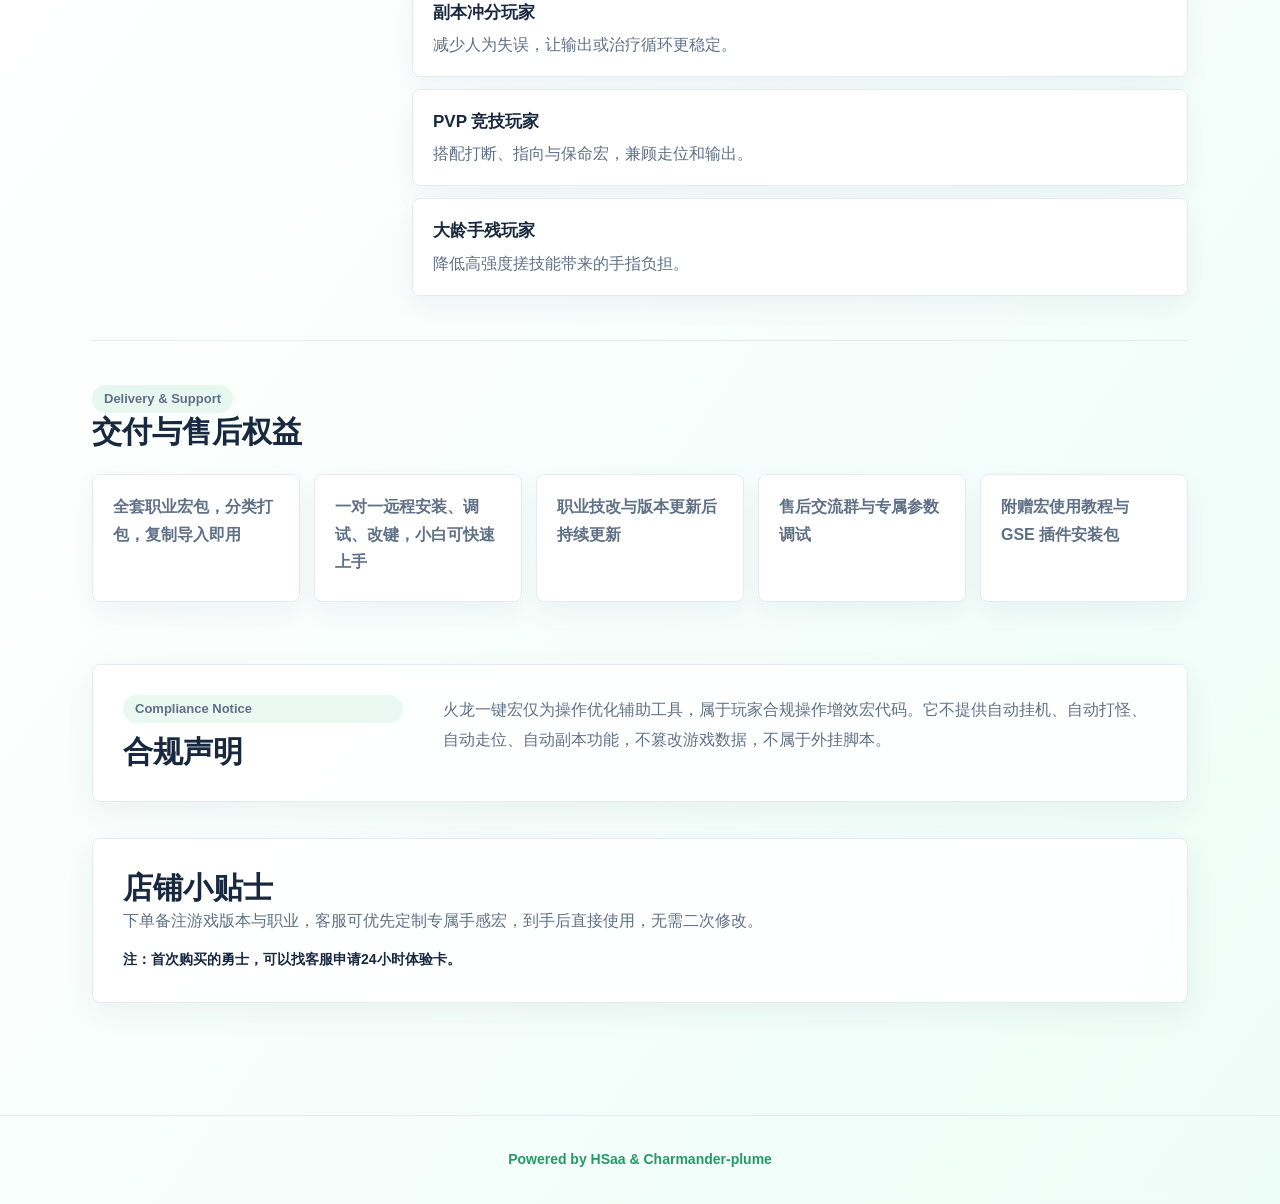
<file: features.html>
<!doctype html>
<html lang="zh-Hans">
  <head>
    <meta charset="UTF-8" />
    <meta name="viewport" content="width=device-width, initial-scale=1.0" />
    <title>功能介绍 - 火龙魔兽一键宏全版本 GSE 宏方案 | Charmander</title>
    <meta name="description" content="了解火龙魔兽一键宏的核心能力：合规安全、全版本适配、智能循环、多功能整合、手感调试、远程安装和售后更新。" />
    <meta name="keywords" content="火龙魔兽一键宏功能,GSE宏功能,魔兽世界宏教程,魔兽世界全职业宏,正式服宏,怀旧服宏" />
    <meta name="robots" content="index,follow" />
    <meta name="author" content="Charmander" />
    <meta name="theme-color" content="#39b884" />
    <link rel="canonical" href="https://www.aiomg.vip/features.html" />
    <link rel="icon" href="./appicon.png" />
    <meta property="og:type" content="article" />
    <meta property="og:locale" content="zh_CN" />
    <meta property="og:site_name" content="Charmander" />
    <meta property="og:title" content="火龙魔兽一键宏功能介绍" />
    <meta property="og:description" content="合规安全、全版本适配、智能循环、多功能整合和远程售后支持。" />
    <meta property="og:url" content="https://www.aiomg.vip/features.html" />
    <meta property="og:image" content="https://www.aiomg.vip/appicon.png" />
    <meta name="twitter:card" content="summary" />
    <meta name="twitter:title" content="火龙魔兽一键宏功能介绍" />
    <meta name="twitter:description" content="查看火龙魔兽一键宏的核心能力、适用人群、交付方式和售后权益。" />
    <meta name="twitter:image" content="https://www.aiomg.vip/appicon.png" />
    <script type="application/ld+json">
      {
        "@context": "https://schema.org",
        "@type": "WebPage",
        "name": "功能介绍 - 火龙魔兽一键宏",
        "url": "https://www.aiomg.vip/features.html",
        "description": "了解火龙魔兽一键宏的核心能力、适用人群、交付方式和售后权益。",
        "isPartOf": {
          "@type": "WebSite",
          "name": "Charmander",
          "url": "https://www.aiomg.vip/"
        }
      }
    </script>
    <link rel="stylesheet" href="./styles.css?v=20260617-ui2" />
  </head>
  <body class="detail-page features-page">
    <header class="navbar">
      <div class="navbar-inner">
        <a class="brand" href="./index.html" aria-label="Charmander - 支持魔兽世界全系版本">
          <span class="brand-mark" aria-hidden="true"><img src="./appicon.png" alt="" width="24" height="24" /></span>
          <span class="brand-text">Charmander - 支持魔兽世界全系版本</span>
        </a>
        <div class="nav-right">
          <div class="search" aria-label="搜索"><span class="search-icon" aria-hidden="true"></span><span>搜索</span><kbd>K</kbd></div>
          <nav class="main-nav" aria-label="主导航">
            <a href="./index.html">首页</a>
            <a class="active" href="./features.html" aria-current="page">功能介绍</a>
            <a href="./pricing.html">价格</a>
            <a href="./download.html">下载</a>
            <a href="./changelog.html">更新日志</a>
          </nav>
          <div class="appearance" aria-label="外观" aria-hidden="true"></div>
        </div>
      </div>
    </header>

    <main class="feature-main">
      <section class="feature-hero page-hero">
        <div>
          <p class="section-kicker">Feature Overview</p>
          <h1>火龙魔兽一键宏完整功能介绍</h1>
          <p class="lead">面向魔兽世界正式服、60/70/80 怀旧服与泰坦时光的 GSE 一键宏方案，聚焦输出循环、爆发整合、辅助宏和售后更新。</p>
        </div>
        <aside class="feature-hero-panel">
          <div><span class="panel-label">适配范围</span><strong>正式服 / 怀旧服 / 泰坦时光</strong></div>
          <div><span class="panel-label">交付方式</span><strong>远程安装 + 售后群更新</strong></div>
          <div><span class="panel-label">技术形态</span><strong>纯文本 GSE 宏包</strong></div>
        </aside>
      </section>

      <section class="feature-section clean">
        <p class="section-kicker">Product Positioning</p>
        <h2>产品定位</h2>
        <div class="rich-copy">
          <p>火龙魔兽一键宏是魔兽世界专属高端智能 GSE 一键宏，采用纯文本合规宏指令，不修改游戏客户端、不读写内存、不穿透后台程序。</p>
          <p>它适合休闲玩家、多号搬砖、副本冲分、竞技场玩家和希望减少高频搓招负担的用户，目标是把复杂循环压缩成更稳定的按键流程。</p>
        </div>
      </section>

      <section class="feature-section">
        <div class="section-heading">
          <p class="section-kicker">Core Capabilities</p>
          <h2>核心能力</h2>
        </div>
        <div class="capability-grid">
          <article class="capability-card"><span class="card-index">01</span><h3>合规宏形态</h3><p>基于游戏原生 GSE 插件，宏体为纯文本代码，不改客户端、不读写内存，定位为操作优化辅助工具。</p></article>
          <article class="capability-card"><span class="card-index">02</span><h3>全版本适配</h3><p>覆盖正式服、WLK、TBC、60 经典怀旧与泰坦时光，支持多职业与三系天赋场景。</p></article>
          <article class="capability-card"><span class="card-index">03</span><h3>智能循环</h3><p>处理技能 CD、Buff、战斗状态与单体/AOE 场景，降低空技能和断循环问题。</p></article>
          <article class="capability-card"><span class="card-index">04</span><h3>爆发整合</h3><p>整合常驻循环、一键爆发、保命应急、饰品药水、种族天赋与职业大招等常用操作。</p></article>
          <article class="capability-card"><span class="card-index">05</span><h3>可调试手感</h3><p>可调攻速、施法间隔、药水与饰品开关，适配键盘外设、手按或连点等不同使用习惯。</p></article>
          <article class="capability-card"><span class="card-index">06</span><h3>售后更新</h3><p>职业技改、版本更新、团本机制变化后持续维护，减少用户自行改宏成本。</p></article>
        </div>
      </section>

      <section class="feature-section split">
        <div class="split-heading">
          <p class="section-kicker">Who It Helps</p>
          <h2>适用人群</h2>
        </div>
        <div class="audience-list">
          <div><strong>新手养老玩家</strong><span>记不住循环、手速不够，也能稳定打本。</span></div>
          <div><strong>多号搬砖玩家</strong><span>节省练手法与反复调技能的时间。</span></div>
          <div><strong>副本冲分玩家</strong><span>减少人为失误，让输出或治疗循环更稳定。</span></div>
          <div><strong>PVP 竞技玩家</strong><span>搭配打断、指向与保命宏，兼顾走位和输出。</span></div>
          <div><strong>大龄手残玩家</strong><span>降低高强度搓技能带来的手指负担。</span></div>
        </div>
      </section>

      <section class="feature-section">
        <div class="section-heading">
          <p class="section-kicker">Delivery & Support</p>
          <h2>交付与售后权益</h2>
        </div>
        <div class="support-grid">
          <div class="support-item">全套职业宏包，分类打包，复制导入即用</div>
          <div class="support-item">一对一远程安装、调试、改键，小白可快速上手</div>
          <div class="support-item">职业技改与版本更新后持续更新</div>
          <div class="support-item">售后交流群与专属参数调试</div>
          <div class="support-item">附赠宏使用教程与 GSE 插件安装包</div>
        </div>
      </section>

      <section class="feature-section compliance">
        <div class="split-heading">
          <p class="section-kicker">Compliance Notice</p>
          <h2>合规声明</h2>
        </div>
        <p>火龙一键宏仅为操作优化辅助工具，属于玩家合规操作增效宏代码。它不提供自动挂机、自动打怪、自动走位、自动副本功能，不篡改游戏数据，不属于外挂脚本。</p>
      </section>

      <section class="feature-section tips">
        <h2>店铺小贴士</h2>
        <p>下单备注游戏版本与职业，客服可优先定制专属手感宏，到手后直接使用，无需二次修改。</p>
        <span>注：首次购买的勇士，可以找客服申请24小时体验卡。</span>
      </section>
    </main>

    <footer class="footer">
      <span>Powered by HSaa &amp; Charmander-plume</span>
    </footer>
    <script src="./script.js?v=20260617-motion1" defer></script>
  </body>
</html>
</file>
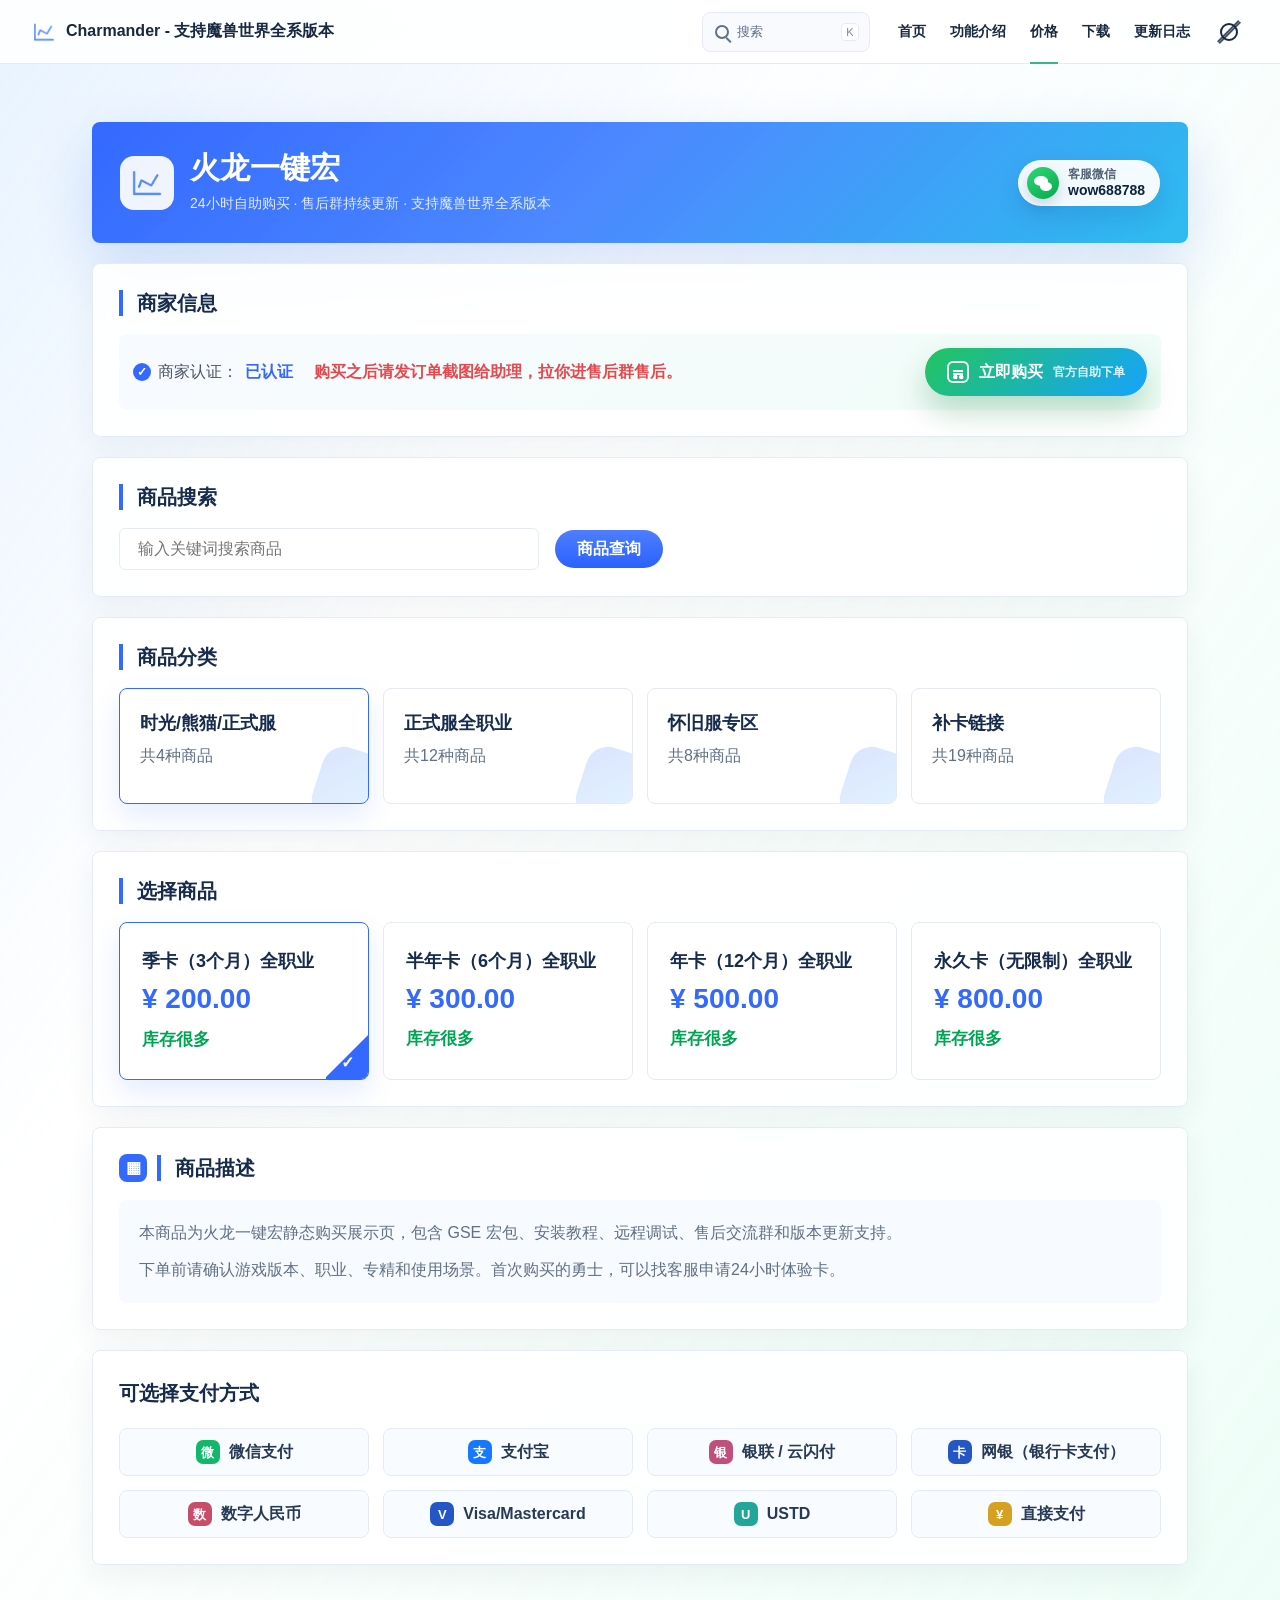
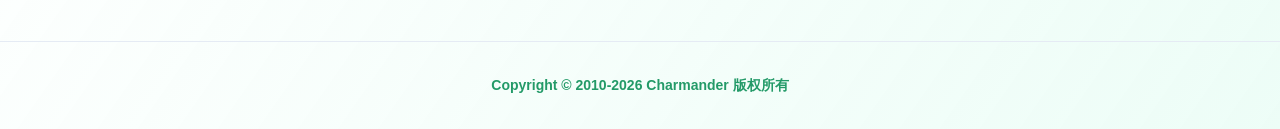
<file: pricing.html>
<!doctype html>
<html lang="zh-Hans">
  <head>
    <meta charset="UTF-8" />
    <meta name="viewport" content="width=device-width, initial-scale=1.0" />
    <title>价格套餐 - 火龙魔兽一键宏购买与支付方式 | Charmander</title>
    <meta name="description" content="查看火龙魔兽一键宏价格套餐：季卡、半年卡、年卡、永久卡，支持微信支付、支付宝、银联、网银、数字人民币、Visa/Mastercard、USTD 和直接支付。" />
    <meta name="keywords" content="火龙魔兽一键宏价格,魔兽世界一键宏购买,GSE宏价格,魔兽宏季卡,魔兽宏年卡,魔兽宏永久卡" />
    <meta name="robots" content="index,follow" />
    <meta name="author" content="Charmander" />
    <meta name="theme-color" content="#39b884" />
    <link rel="canonical" href="https://www.aiomg.vip/pricing.html" />
    <link rel="icon" href="./appicon.png" />
    <meta property="og:type" content="product" />
    <meta property="og:locale" content="zh_CN" />
    <meta property="og:site_name" content="Charmander" />
    <meta property="og:title" content="价格套餐 - 火龙魔兽一键宏" />
    <meta property="og:description" content="季卡、半年卡、年卡、永久卡多种套餐，支持多种支付方式和售后更新。" />
    <meta property="og:url" content="https://www.aiomg.vip/pricing.html" />
    <meta property="og:image" content="https://www.aiomg.vip/appicon.png" />
    <meta name="twitter:card" content="summary" />
    <meta name="twitter:title" content="价格套餐 - 火龙魔兽一键宏" />
    <meta name="twitter:description" content="查看火龙魔兽一键宏季卡、半年卡、年卡、永久卡价格和支付方式。" />
    <meta name="twitter:image" content="https://www.aiomg.vip/appicon.png" />
    <script type="application/ld+json">
      {
        "@context": "https://schema.org",
        "@type": "Product",
        "name": "火龙魔兽一键宏",
        "image": "https://www.aiomg.vip/appicon.png",
        "description": "面向魔兽世界正式服、怀旧服和泰坦时光的 GSE 一键宏工具，提供季卡、半年卡、年卡和永久卡套餐。",
        "brand": {
          "@type": "Brand",
          "name": "Charmander"
        },
        "offers": {
          "@type": "AggregateOffer",
          "priceCurrency": "CNY",
          "lowPrice": "200.00",
          "highPrice": "800.00",
          "offerCount": "4",
          "availability": "https://schema.org/InStock",
          "url": "https://www.aiomg.vip/pricing.html"
        }
      }
    </script>
    <link rel="stylesheet" href="./styles.css?v=20260617-ui2" />
  </head>
  <body class="detail-page pricing-page">
    <header class="navbar">
      <div class="navbar-inner">
        <a class="brand" href="./index.html" aria-label="Charmander - 支持魔兽世界全系版本">
          <span class="brand-mark" aria-hidden="true"><img src="./appicon.png" alt="" width="24" height="24" /></span>
          <span class="brand-text">Charmander - 支持魔兽世界全系版本</span>
        </a>
        <div class="nav-right">
          <div class="search" aria-label="搜索"><span class="search-icon" aria-hidden="true"></span><span>搜索</span><kbd>K</kbd></div>
          <nav class="main-nav" aria-label="主导航">
            <a href="./index.html">首页</a>
            <a href="./features.html">功能介绍</a>
            <a class="active" href="./pricing.html" aria-current="page">价格</a>
            <a href="./download.html">下载</a>
            <a href="./changelog.html">更新日志</a>
          </nav>
          <div class="appearance" aria-label="外观" aria-hidden="true"></div>
        </div>
      </div>
    </header>

    <main class="shop-main">
      <section class="shop-header">
        <div class="shop-title">
          <span class="shop-logo"><img src="./appicon.png" alt="" width="34" height="34" /></span>
          <div>
            <h1>火龙一键宏</h1>
            <p>24小时自助购买 · 售后群持续更新 · 支持魔兽世界全系版本</p>
          </div>
        </div>
        <div class="shop-actions">
          <span class="online-badge wechat-contact" tabindex="0">
            <span class="contact-icon wechat-logo" aria-hidden="true"></span>
            <span class="contact-copy"><em>客服微信</em><strong>wow688788</strong></span>
            <span class="contact-qr-popover" aria-hidden="true"><img src="./wechat-qr-480.jpg" alt="客服微信二维码" width="480" height="634" loading="lazy" /></span>
          </span>
        </div>
      </section>

      <section class="shop-panel">
        <div class="shop-section-title"><h2>商家信息</h2></div>
        <div class="merchant-content">
          <div class="merchant-row"><span class="cert-icon">✓</span><span>商家认证：</span><strong>已认证</strong><em>购买之后请发订单截图给助理，拉你进售后群售后。</em></div>
          <a class="shop-buy-link" href="https://www.vwxm.com/links/3D48B440" target="_blank" rel="noopener noreferrer">
            <span>立即购买</span>
            <strong>官方自助下单</strong>
          </a>
        </div>
      </section>

      <section class="shop-panel">
        <div class="shop-section-title compact"><h2>商品搜索</h2></div>
        <div class="shop-searchbar">
          <input type="text" placeholder="输入关键词搜索商品" aria-label="商品搜索" />
          <span>商品查询</span>
        </div>
      </section>

      <section class="shop-panel">
        <div class="shop-section-title"><h2>商品分类</h2></div>
        <div class="category-cards">
          <article class="shop-category active" role="button" tabindex="0"><h3>时光/熊猫/正式服</h3><p>共4种商品</p></article>
          <article class="shop-category" role="button" tabindex="0"><h3>正式服全职业</h3><p>共12种商品</p></article>
          <article class="shop-category" role="button" tabindex="0"><h3>怀旧服专区</h3><p>共8种商品</p></article>
          <article class="shop-category" role="button" tabindex="0"><h3>补卡链接</h3><p>共19种商品</p></article>
        </div>
      </section>

      <section class="shop-panel">
        <div class="shop-section-title"><h2>选择商品</h2></div>
        <div class="goods-grid">
          <article class="goods-card selected" role="button" tabindex="0" data-name="季卡（3个月）全职业" data-price="200.00">
            <div class="goods-head"><h3>季卡（3个月）全职业</h3><strong>¥ 200.00</strong></div><span>库存很多</span>
          </article>
          <article class="goods-card" role="button" tabindex="0" data-name="半年卡（6个月）全职业" data-price="300.00">
            <div class="goods-head"><h3>半年卡（6个月）全职业</h3><strong>¥ 300.00</strong></div><span>库存很多</span>
          </article>
          <article class="goods-card" role="button" tabindex="0" data-name="年卡（12个月）全职业" data-price="500.00">
            <div class="goods-head"><h3>年卡（12个月）全职业</h3><strong>¥ 500.00</strong></div><span>库存很多</span>
          </article>
          <article class="goods-card" role="button" tabindex="0" data-name="永久卡（无限制）全职业" data-price="800.00">
            <div class="goods-head"><h3>永久卡（无限制）全职业</h3><strong>¥ 800.00</strong></div><span>库存很多</span>
          </article>
        </div>
      </section>

      <section class="shop-panel">
        <div class="shop-section-title icon-title"><span aria-hidden="true">▦</span><h2>商品描述</h2></div>
        <div class="shop-description">
          <p>本商品为火龙一键宏静态购买展示页，包含 GSE 宏包、安装教程、远程调试、售后交流群和版本更新支持。</p>
          <p>下单前请确认游戏版本、职业、专精和使用场景。首次购买的勇士，可以找客服申请24小时体验卡。</p>
        </div>
      </section>

      <section class="shop-panel checkout-panel">
        <div class="pay-block full">
          <h2>可选择支付方式</h2>
          <div class="pay-options expanded display-only" aria-label="支持的支付方式">
            <span class="pay-method"><i class="pay-icon wechat" aria-hidden="true"></i>微信支付</span>
            <span class="pay-method"><i class="pay-icon alipay" aria-hidden="true"></i>支付宝</span>
            <span class="pay-method"><i class="pay-icon union" aria-hidden="true"></i>银联 / 云闪付</span>
            <span class="pay-method"><i class="pay-icon bank" aria-hidden="true"></i>网银（银行卡支付）</span>
            <span class="pay-method"><i class="pay-icon digital" aria-hidden="true"></i>数字人民币</span>
            <span class="pay-method"><i class="pay-icon visa" aria-hidden="true"></i>Visa/Mastercard</span>
            <span class="pay-method"><i class="pay-icon usdt" aria-hidden="true"></i>USTD</span>
            <span class="pay-method"><i class="pay-icon direct" aria-hidden="true"></i>直接支付</span>
          </div>
        </div>
      </section>
    </main>

    <footer class="footer">
      <span>Copyright © 2010-2026 Charmander 版权所有</span>
    </footer>
    <script src="./script.js?v=20260617-motion1" defer></script>
  </body>
</html>
</file>
<file: styles.css>
:root {
  --bg: #ffffff;
  --bg-soft: #f7fbff;
  --bg-card: rgba(255, 255, 255, .88);
  --text: #18283f;
  --muted: #607086;
  --muted-2: #7a8798;
  --line: #e5ebf4;
  --brand: #36b883;
  --brand-dark: #239a68;
  --blue: #3369ff;
  --cyan: #21b9ee;
  --violet: #7c5cff;
  --danger: #e5484d;
  --shadow: 0 16px 44px rgba(28, 46, 74, .08);
  --shadow-soft: 0 10px 30px rgba(28, 46, 74, .06);
  --shadow-lift: 0 24px 58px rgba(28, 46, 74, .12);
  --radius: 8px;
  --header-height: 64px;
  color: var(--text);
  background: var(--bg);
  font-family: ui-sans-serif, -apple-system, BlinkMacSystemFont, "Segoe UI", "PingFang SC", "Microsoft YaHei", "Noto Sans CJK SC", Arial, sans-serif;
}

* {
  box-sizing: border-box;
}

html {
  min-width: 320px;
  background: var(--bg);
  scroll-padding-top: var(--header-height);
}

body {
  margin: 0;
  min-height: 100vh;
  color: var(--text);
  background:
    radial-gradient(circle at 18% 12%, rgba(51, 105, 255, .12), transparent 30%),
    radial-gradient(circle at 82% 16%, rgba(54, 184, 131, .12), transparent 30%),
    linear-gradient(180deg, #f8fcff 0%, #fff 420px);
  font-family: inherit;
  font-size: 16px;
  line-height: 1.65;
  text-rendering: optimizeLegibility;
  -webkit-font-smoothing: antialiased;
}

body.home {
  background: #fff;
}

body.detail-page {
  background:
    linear-gradient(125deg, rgba(231, 242, 255, .92) 0%, rgba(255, 255, 255, .74) 34%, rgba(235, 253, 246, .9) 100%),
    linear-gradient(180deg, #f7fbff 0%, #fff 620px);
}

body.detail-page::before {
  content: "";
  position: fixed;
  inset: var(--header-height) 0 auto;
  z-index: -1;
  height: 420px;
  pointer-events: none;
  background:
    linear-gradient(90deg, rgba(51, 105, 255, .06) 1px, transparent 1px),
    linear-gradient(180deg, rgba(54, 184, 131, .05) 1px, transparent 1px);
  background-size: 44px 44px;
  mask-image: linear-gradient(180deg, rgba(0, 0, 0, .7), transparent);
}

a {
  color: inherit;
  text-decoration: none;
}

img {
  max-width: 100%;
  height: auto;
}

.navbar {
  position: fixed;
  inset: 0 0 auto;
  z-index: 50;
  height: var(--header-height);
  border-bottom: 1px solid var(--line);
  background: rgba(255, 255, 255, .88);
  backdrop-filter: saturate(180%) blur(14px);
}

.navbar-inner {
  display: flex;
  align-items: center;
  justify-content: space-between;
  max-width: 1376px;
  height: 100%;
  margin: 0 auto;
  padding: 0 32px;
}

.brand {
  display: inline-flex;
  align-items: center;
  min-width: 0;
  height: 100%;
  font-size: 16px;
  font-weight: 800;
  white-space: nowrap;
}

.brand-mark {
  display: inline-flex;
  flex: 0 0 auto;
  width: 24px;
  height: 24px;
  margin-right: 10px;
}

.brand-mark img {
  display: block;
  width: 24px;
  height: 24px;
}

.brand-text {
  overflow: hidden;
  text-overflow: ellipsis;
}

.nav-right,
.main-nav {
  display: flex;
  align-items: center;
  height: 100%;
}

.nav-right {
  gap: 8px;
}

.search {
  display: inline-flex;
  align-items: center;
  gap: 8px;
  width: 168px;
  height: 40px;
  margin-right: 8px;
  border: 1px solid var(--line);
  border-radius: var(--radius);
  padding: 0 10px 0 12px;
  color: var(--muted);
  background: rgba(248, 250, 253, .92);
  font-size: 13px;
}

.search-icon {
  width: 14px;
  height: 14px;
  border: 2px solid currentColor;
  border-radius: 50%;
  position: relative;
  flex: 0 0 auto;
}

.search-icon::after {
  content: "";
  position: absolute;
  right: -5px;
  bottom: -4px;
  width: 7px;
  height: 2px;
  border-radius: 999px;
  background: currentColor;
  transform: rotate(45deg);
}

.search span:nth-child(2) {
  min-width: 0;
  flex: 1;
  overflow: hidden;
  text-overflow: ellipsis;
  white-space: nowrap;
}

kbd {
  min-width: 18px;
  height: 18px;
  border: 1px solid var(--line);
  border-radius: 4px;
  padding: 0 4px;
  color: var(--muted-2);
  background: #fff;
  font: inherit;
  font-size: 11px;
  line-height: 16px;
  text-align: center;
}

.main-nav a {
  position: relative;
  display: inline-flex;
  align-items: center;
  height: 100%;
  padding: 0 12px;
  color: var(--text);
  font-size: 14px;
  font-weight: 700;
  transition: color .18s ease, transform .18s ease;
}

.main-nav a:hover {
  color: var(--brand);
  transform: translateY(-1px);
}

.main-nav a.active::after {
  content: "";
  position: absolute;
  right: 12px;
  bottom: -1px;
  left: 12px;
  height: 2px;
  background: var(--brand);
  transform-origin: center;
  animation: navActiveBar .48s ease-out;
}

.appearance {
  position: relative;
  width: 38px;
  height: 38px;
  border-radius: 50%;
}

.appearance::before,
.appearance::after {
  content: "";
  position: absolute;
  inset: 10px;
  border: 2px solid var(--text);
  border-radius: 50%;
}

.appearance::after {
  inset: 4px 17px;
  border-width: 0 2px;
  border-radius: 0;
  transform: rotate(45deg);
  opacity: .8;
}

.footer {
  border-top: 1px solid var(--line);
  padding: 32px 24px;
  color: var(--muted);
  text-align: center;
  font-size: 14px;
}

.footer span {
  color: var(--brand-dark);
  font-weight: 700;
}

.section-kicker {
  display: inline-flex;
  align-items: center;
  min-height: 28px;
  margin: 0 0 12px;
  border-radius: 999px;
  padding: 0 12px;
  color: var(--brand-dark);
  background: rgba(54, 184, 131, .1);
  font-size: 13px;
  font-weight: 900;
  letter-spacing: 0;
}

.page-hero h1,
.hero h1 {
  letter-spacing: 0;
}

.home .footer {
  background: #fff;
}

.hero {
  position: relative;
  display: grid;
  place-items: center;
  min-height: calc(100vh - 64px);
  padding: calc(var(--header-height) + 60px) 24px 106px;
  overflow: hidden;
  text-align: center;
}

.bg-filter,
.bg-filter canvas {
  position: absolute;
  inset: 0;
  width: 100%;
  height: 100%;
}

.bg-filter {
  background: #f8fbff;
}

.bg-filter canvas {
  image-rendering: auto;
  opacity: .95;
  filter: blur(52px) saturate(1.22);
  transform: scale(1.12);
}

.bg-filter::after {
  content: "";
  position: absolute;
  inset: 0;
  background:
    radial-gradient(circle at 50% 44%, rgba(255, 255, 255, .34), rgba(255, 255, 255, .54) 30%, transparent 58%),
    linear-gradient(180deg, rgba(255, 255, 255, .74), rgba(255, 255, 255, .1) 44%, rgba(255, 255, 255, .86) 96%);
}

.hero-content {
  position: relative;
  z-index: 1;
  display: grid;
  justify-items: center;
}

.hero h1 {
  margin: 0;
  display: block;
  padding: 0 .04em .1em;
  font-size: clamp(48px, 7vw, 86px);
  font-weight: 900;
  line-height: 1.12;
  background: linear-gradient(110deg, var(--brand) 10%, #2caec4 48%, var(--violet) 88%);
  -webkit-background-clip: text;
  background-clip: text;
  color: transparent;
}

.tagline {
  margin: 22px 0 0;
  color: rgba(24, 40, 63, .72);
  font-size: clamp(25px, 3.2vw, 36px);
  font-weight: 900;
  line-height: 1.25;
}

.description {
  max-width: 720px;
  margin: 18px 0 0;
  color: rgba(24, 40, 63, .62);
  font-size: clamp(18px, 2.1vw, 24px);
  font-weight: 500;
}

.actions {
  display: flex;
  justify-content: center;
  flex-wrap: wrap;
  gap: 14px;
  margin-top: 42px;
}

.btn {
  display: inline-flex;
  align-items: center;
  justify-content: center;
  min-width: 96px;
  min-height: 42px;
  border-radius: 999px;
  padding: 0 22px;
  font-size: 15px;
  font-weight: 900;
  transition: transform .18s ease, box-shadow .18s ease, background-color .18s ease, color .18s ease;
}

.btn.primary {
  color: #fff;
  background: var(--brand);
  box-shadow: 0 12px 30px rgba(54, 184, 131, .24);
}

.btn.secondary {
  color: var(--text);
  background: rgba(255, 255, 255, .84);
  box-shadow: var(--shadow-soft);
}

.btn:hover,
.btn:focus-visible {
  transform: translateY(-2px);
}

.btn.primary:hover,
.btn.primary:focus-visible {
  box-shadow: 0 18px 36px rgba(54, 184, 131, .28);
}

.btn.secondary:hover,
.btn.secondary:focus-visible {
  box-shadow: 0 16px 32px rgba(28, 46, 74, .11);
}

.feature-main,
.shop-main,
.download-main,
.changelog-main {
  max-width: 1160px;
  min-height: calc(100vh - var(--header-height));
  margin: 0 auto;
  padding: calc(var(--header-height) + 58px) 32px 76px;
}

.page-hero {
  position: relative;
  display: grid;
  grid-template-columns: minmax(0, 1fr) 310px;
  gap: 34px;
  align-items: end;
  margin-bottom: 22px;
  padding: 8px 0 38px;
  border-bottom: 1px solid rgba(229, 235, 244, .78);
  animation: pageHeroIn .7s cubic-bezier(.2, .7, .2, 1) both;
}

.page-hero h1 {
  max-width: 800px;
  margin: 0;
  color: var(--text);
  font-size: clamp(38px, 4.4vw, 56px);
  font-weight: 900;
  line-height: 1.1;
}

.lead,
.page-hero p:not(.section-kicker),
.download-hero-copy > p:not(.section-kicker),
.changelog-hero p:not(.section-kicker) {
  max-width: 740px;
  margin: 18px 0 0;
  color: var(--muted);
  font-size: 18px;
  line-height: 1.8;
}

.feature-hero h1 {
  background: linear-gradient(115deg, var(--brand) 18%, #2ab7c8 54%, var(--violet) 88%);
  -webkit-background-clip: text;
  background-clip: text;
  color: transparent;
}

.feature-hero-panel,
.release-summary,
.download-version-card,
.feature-section.clean,
.feature-section.tips,
.feature-section.compliance,
.shop-panel,
.download-panel,
.download-support,
.release-grid div,
.release-card,
.download-card {
  border: 1px solid var(--line);
  border-radius: var(--radius);
  background: var(--bg-card);
  box-shadow: var(--shadow-soft);
  backdrop-filter: blur(14px);
}

.feature-section.clean,
.feature-section.tips,
.feature-section.compliance,
.shop-panel,
.download-panel,
.download-support,
.release-card {
  transition: border-color .18s ease, box-shadow .18s ease, transform .18s ease;
}

.feature-section.clean:hover,
.feature-section.tips:hover,
.feature-section.compliance:hover,
.shop-panel:hover,
.download-panel:hover,
.download-support:hover,
.release-card:hover {
  border-color: rgba(51, 105, 255, .28);
  box-shadow: var(--shadow-lift);
}

.feature-hero-panel,
.release-summary,
.download-version-card {
  padding: 22px;
}

.feature-hero-panel div {
  padding: 14px 0;
  border-bottom: 1px solid var(--line);
}

.feature-hero-panel div:first-child {
  padding-top: 0;
}

.feature-hero-panel div:last-child {
  padding-bottom: 0;
  border-bottom: 0;
}

.panel-label,
.release-summary span,
.release-summary em,
.download-version-card span,
.download-version-card em {
  display: block;
  color: var(--muted-2);
  font-size: 13px;
  font-style: normal;
  font-weight: 800;
}

.feature-hero-panel strong {
  color: var(--text);
  font-size: 16px;
}

.feature-section {
  border-top: 1px solid var(--line);
  padding: 44px 0;
}

.feature-section.clean,
.feature-section.tips,
.feature-section.compliance {
  border-top: 1px solid var(--line);
  margin: 18px 0 36px;
  padding: 30px;
}

.section-heading {
  margin-bottom: 24px;
}

.section-heading h2,
.feature-section h2 {
  margin: 0;
  color: var(--text);
  font-size: 30px;
  font-weight: 900;
  line-height: 1.25;
}

.rich-copy {
  display: grid;
  grid-template-columns: repeat(2, minmax(0, 1fr));
  gap: 22px;
}

.rich-copy p,
.feature-section p {
  margin: 0;
  color: var(--muted);
  line-height: 1.85;
}

.capability-grid {
  display: grid;
  grid-template-columns: repeat(3, minmax(0, 1fr));
  gap: 16px;
}

.capability-card,
.audience-list div,
.support-item {
  border: 1px solid var(--line);
  border-radius: var(--radius);
  background: #fff;
  box-shadow: 0 10px 28px rgba(28, 46, 74, .05);
}

.capability-card {
  position: relative;
  overflow: hidden;
  min-height: 230px;
  padding: 24px;
}

.capability-card::after,
.download-card::after {
  content: "";
  position: absolute;
  right: -34px;
  bottom: -36px;
  width: 96px;
  height: 96px;
  border-radius: 28px;
  background: linear-gradient(135deg, rgba(54, 184, 131, .13), rgba(51, 105, 255, .1));
  transform: rotate(16deg);
}

.card-index,
.download-card-icon,
.release-version {
  display: inline-flex;
  align-items: center;
  justify-content: center;
  border-radius: 999px;
  color: #fff;
  background: var(--blue);
  font-size: 13px;
  font-weight: 900;
}

.card-index {
  position: relative;
  z-index: 1;
  min-width: 38px;
  height: 28px;
}

.capability-card h3 {
  position: relative;
  z-index: 1;
  margin: 18px 0 10px;
  font-size: 22px;
  line-height: 1.3;
}

.capability-card p {
  position: relative;
  z-index: 1;
  color: var(--muted);
}

.split,
.compliance {
  display: grid;
  grid-template-columns: 280px minmax(0, 1fr);
  gap: 40px;
  align-items: start;
}

.split-heading {
  display: grid;
  align-content: start;
  gap: 10px;
}

.split-heading h2 {
  margin: 0;
}

.audience-list {
  display: grid;
  gap: 12px;
}

.audience-list div,
.support-item {
  padding: 18px 20px;
}

.audience-list strong {
  display: block;
  margin-bottom: 4px;
  font-size: 17px;
}

.audience-list span,
.support-item {
  color: var(--muted);
  line-height: 1.7;
}

.support-grid {
  display: grid;
  grid-template-columns: repeat(auto-fit, minmax(174px, 1fr));
  gap: 14px;
}

.support-item {
  min-height: 128px;
  font-weight: 800;
}

.compliance {
  background: #fff8e8;
}

.tips span {
  display: inline-block;
  margin-top: 12px;
  color: var(--text);
  font-size: 14px;
  font-weight: 900;
}

.shop-header {
  display: flex;
  align-items: center;
  justify-content: space-between;
  gap: 24px;
  min-height: 104px;
  border-radius: var(--radius);
  padding: 28px;
  color: #fff;
  background:
    linear-gradient(135deg, rgba(47, 102, 255, .98) 0%, rgba(69, 132, 255, .96) 47%, rgba(34, 184, 238, .95) 100%),
    linear-gradient(90deg, rgba(255, 255, 255, .16), transparent 46%);
  box-shadow: 0 22px 56px rgba(30, 97, 222, .18);
}

.shop-title {
  display: flex;
  align-items: center;
  gap: 16px;
}

.shop-logo {
  display: grid;
  place-items: center;
  width: 54px;
  height: 54px;
  border-radius: 14px;
  background: rgba(255, 255, 255, .92);
}

.shop-title h1 {
  margin: 0;
  font-size: 30px;
  font-weight: 900;
  line-height: 1.2;
}

.shop-title p {
  margin: 6px 0 0;
  color: rgba(255, 255, 255, .86);
  font-size: 14px;
}

.shop-actions,
.download-contact-list {
  display: flex;
  align-items: center;
  justify-content: flex-end;
  gap: 12px;
  flex-wrap: wrap;
}

.online-badge {
  position: relative;
  display: inline-flex;
  align-items: center;
  gap: 9px;
  min-height: 46px;
  border: 1px solid rgba(255, 255, 255, .72);
  border-radius: 999px;
  padding: 6px 14px 6px 8px;
  color: #12243d;
  background: rgba(255, 255, 255, .94);
  box-shadow: 0 10px 24px rgba(16, 38, 95, .12);
  font-size: 14px;
  font-weight: 800;
}

.contact-icon {
  position: relative;
  display: inline-grid;
  place-items: center;
  flex: 0 0 auto;
  width: 32px;
  height: 32px;
  border-radius: 50%;
  color: #fff;
  box-shadow: 0 6px 14px rgba(16, 38, 95, .18);
}

.qq-logo {
  background: linear-gradient(145deg, #35b9ff, #1172e8);
}

.qq-logo::before {
  content: "QQ";
  font-size: 11px;
  font-weight: 900;
}

.wechat-logo {
  background: linear-gradient(145deg, #2dd875, #08a84f);
}

.wechat-logo::before,
.wechat-logo::after {
  content: "";
  position: absolute;
  border-radius: 50%;
  background: #fff;
}

.wechat-logo::before {
  left: 7px;
  top: 9px;
  width: 14px;
  height: 10px;
}

.wechat-logo::after {
  right: 7px;
  bottom: 8px;
  width: 12px;
  height: 9px;
}

.contact-copy {
  display: grid;
  gap: 1px;
  min-width: 0;
  line-height: 1.12;
  text-align: left;
}

.contact-copy em {
  color: #526273;
  font-size: 12px;
  font-style: normal;
  font-weight: 800;
}

.contact-copy strong {
  color: #10233d;
  font-size: 14px;
  font-weight: 900;
  white-space: nowrap;
}

.contact-qr-popover {
  position: absolute;
  top: calc(100% + 12px);
  left: 50%;
  z-index: 80;
  width: 220px;
  border: 1px solid rgba(255, 255, 255, .74);
  border-radius: var(--radius);
  padding: 10px;
  background: #fff;
  box-shadow: 0 18px 42px rgba(16, 38, 95, .22);
  opacity: 0;
  pointer-events: none;
  transform: translate(-50%, -6px);
  transition: opacity .16s ease, transform .16s ease;
}

.contact-qr-popover::before {
  content: "";
  position: absolute;
  top: -7px;
  left: 50%;
  width: 12px;
  height: 12px;
  background: #fff;
  transform: translateX(-50%) rotate(45deg);
}

.contact-qr-popover img {
  display: block;
  width: 100%;
  border-radius: 6px;
}

.online-badge:hover .contact-qr-popover,
.online-badge:focus-within .contact-qr-popover {
  opacity: 1;
  transform: translate(-50%, 0);
}

.shop-panel {
  padding: 26px;
  margin-top: 20px;
}

.shop-section-title {
  display: flex;
  align-items: center;
  gap: 10px;
  margin-bottom: 18px;
}

.shop-section-title h2 {
  margin: 0;
  padding-left: 14px;
  border-left: 4px solid var(--blue);
  color: #172b4d;
  font-size: 20px;
  font-weight: 900;
  line-height: 1.3;
}

.shop-section-title.compact h2 {
  font-size: 20px;
}

.merchant-content {
  display: flex;
  align-items: center;
  justify-content: space-between;
  gap: 18px;
  border-radius: 8px;
  padding: 14px;
  background: linear-gradient(135deg, rgba(247, 250, 255, .9), rgba(238, 252, 246, .9));
}

.merchant-row {
  display: flex;
  align-items: center;
  flex: 1 1 auto;
  flex-wrap: wrap;
  gap: 7px;
  color: #4b5565;
}

.merchant-row strong {
  color: var(--blue);
}

.merchant-row em {
  margin-left: 14px;
  color: var(--danger);
  font-style: normal;
  font-weight: 800;
}

.cert-icon {
  display: inline-grid;
  place-items: center;
  width: 18px;
  height: 18px;
  border-radius: 50%;
  color: #fff;
  background: var(--blue);
  font-size: 12px;
  font-weight: 900;
}

.shop-searchbar {
  display: flex;
  align-items: center;
  gap: 16px;
}

.shop-searchbar input {
  width: min(420px, 100%);
  height: 42px;
  border: 1px solid var(--line);
  border-radius: 6px;
  padding: 0 18px;
  color: var(--text);
  background: #fff;
  font: inherit;
}

.shop-searchbar span {
  display: inline-flex;
  align-items: center;
  justify-content: center;
  min-width: 108px;
  height: 38px;
  border-radius: 999px;
  color: #fff;
  background: linear-gradient(0deg, #2a62ff, #4e7dff);
  font-weight: 900;
}

.shop-buy-link {
  display: inline-flex;
  align-items: center;
  justify-content: center;
  flex: 0 0 auto;
  gap: 10px;
  min-width: 190px;
  min-height: 48px;
  border-radius: 999px;
  padding: 0 22px;
  color: #fff;
  background: linear-gradient(135deg, #22c55e 0%, #16a3ff 100%);
  box-shadow: 0 16px 30px rgba(21, 128, 61, .26);
  font-weight: 900;
  text-decoration: none;
  transition: transform .16s ease, box-shadow .16s ease, filter .16s ease;
}

.shop-buy-link::before {
  content: "";
  width: 18px;
  height: 18px;
  border-radius: 6px;
  background:
    linear-gradient(#fff, #fff) 50% 62% / 10px 2px no-repeat,
    linear-gradient(#fff, #fff) 50% 45% / 10px 2px no-repeat,
    radial-gradient(circle at 35% 78%, #fff 0 2px, transparent 2.5px),
    radial-gradient(circle at 68% 78%, #fff 0 2px, transparent 2.5px);
  border: 2px solid rgba(255, 255, 255, .92);
}

.shop-buy-link span,
.shop-buy-link strong {
  color: inherit;
  line-height: 1.05;
  white-space: nowrap;
}

.shop-buy-link strong {
  font-size: 12px;
  opacity: .86;
}

.shop-buy-link:hover,
.shop-buy-link:focus-visible {
  filter: saturate(1.08);
  box-shadow: 0 18px 38px rgba(21, 128, 61, .34);
  transform: translateY(-1px);
}

body.motion-ready .reveal-item {
  opacity: 0;
  transform: translateY(26px);
  transition:
    opacity .56s ease,
    transform .56s cubic-bezier(.2, .7, .2, 1),
    border-color .18s ease,
    box-shadow .18s ease;
  transition-delay: calc(var(--reveal-step, 0) * 70ms);
}

body.motion-ready .reveal-item.is-visible {
  opacity: 1;
  transform: translateY(0);
}

body.motion-ready .reveal-item[data-reveal="left"] {
  transform: translate3d(-28px, 0, 0);
}

body.motion-ready .reveal-item[data-reveal="left"].is-visible {
  transform: translate3d(0, 0, 0);
}

body.motion-ready .reveal-item[data-reveal="right"] {
  transform: translate3d(28px, 0, 0);
}

body.motion-ready .reveal-item[data-reveal="right"].is-visible {
  transform: translate3d(0, 0, 0);
}

body.motion-ready .reveal-item[data-reveal="scale"] {
  transform: translateY(18px) scale(.97);
}

body.motion-ready .reveal-item[data-reveal="scale"].is-visible {
  transform: translateY(0) scale(1);
}

@keyframes pageHeroIn {
  0% {
    opacity: 0;
    transform: translateY(18px);
  }

  100% {
    opacity: 1;
    transform: translateY(0);
  }
}

@keyframes navActiveBar {
  0% {
    opacity: 0;
    transform: scaleX(.28);
  }

  100% {
    opacity: 1;
    transform: scaleX(1);
  }
}

.category-cards,
.goods-grid,
.pay-options {
  display: grid;
  grid-template-columns: repeat(auto-fit, minmax(210px, 1fr));
  gap: 14px;
}

.shop-category,
.goods-card {
  position: relative;
  overflow: hidden;
  border: 1px solid var(--line);
  border-radius: var(--radius);
  background: #fff;
  transition: border-color .16s ease, box-shadow .16s ease, transform .16s ease;
}

.shop-category {
  min-height: 116px;
  padding: 22px 20px;
  cursor: pointer;
}

.shop-category::after {
  content: "";
  position: absolute;
  right: -24px;
  bottom: -24px;
  width: 76px;
  height: 76px;
  border-radius: 22px;
  background: linear-gradient(135deg, rgba(51, 105, 255, .18), rgba(38, 194, 255, .12));
  transform: rotate(18deg);
}

.shop-category.active,
.goods-card.selected {
  border-color: var(--blue);
  box-shadow: 0 12px 28px rgba(51, 105, 255, .13);
}

.shop-category:hover,
.goods-card:hover {
  border-color: var(--blue);
  box-shadow: 0 14px 32px rgba(51, 105, 255, .12);
  transform: translateY(-1px);
}

.shop-category h3,
.goods-card h3 {
  position: relative;
  z-index: 1;
  margin: 0;
  color: #172b4d;
  font-size: 18px;
  font-weight: 900;
  line-height: 1.35;
}

.shop-category p {
  position: relative;
  z-index: 1;
  margin: 8px 0 0;
  color: var(--muted);
}

.goods-card {
  min-height: 150px;
  padding: 26px 22px;
  cursor: pointer;
}

.goods-head {
  display: grid;
  gap: 12px;
}

.goods-card h3 {
  min-height: 0;
  word-break: keep-all;
}

.goods-card strong {
  color: var(--blue);
  font-size: 28px;
  font-weight: 900;
  line-height: 1;
  white-space: nowrap;
}

.goods-card > span {
  display: inline-flex;
  margin-top: 12px;
  color: #00a553;
  font-size: 17px;
  font-weight: 800;
}

.goods-card.selected::after {
  content: "✓";
  position: absolute;
  right: 0;
  bottom: 0;
  display: grid;
  place-items: end center;
  width: 42px;
  height: 42px;
  padding-bottom: 3px;
  color: #fff;
  background: linear-gradient(135deg, transparent 0 49%, var(--blue) 50%);
  font-weight: 900;
}

.icon-title > span {
  display: inline-grid;
  place-items: center;
  width: 28px;
  height: 28px;
  border-radius: 8px;
  color: #fff;
  background: var(--blue);
  font-weight: 900;
}

.shop-description {
  border-radius: var(--radius);
  padding: 20px;
  color: var(--muted);
  background: #f7faff;
}

.shop-description p {
  margin: 0;
}

.shop-description p + p {
  margin-top: 10px;
}

.checkout-panel h2 {
  margin: 0 0 18px;
  color: #172b4d;
  font-size: 20px;
}

.pay-options {
  grid-template-columns: repeat(4, minmax(0, 1fr));
}

.pay-method {
  display: inline-flex;
  align-items: center;
  justify-content: center;
  gap: 9px;
  min-height: 48px;
  border: 1px solid var(--line);
  border-radius: 8px;
  padding: 0 12px;
  color: #263a55;
  background: #f8fbff;
  font-weight: 800;
  text-align: center;
  cursor: default;
}

.pay-method:hover {
  border-color: rgba(51, 105, 255, .28);
  background: #fff;
  box-shadow: 0 10px 24px rgba(28, 46, 74, .07);
}

.pay-icon {
  display: inline-grid;
  place-items: center;
  flex: 0 0 auto;
  width: 24px;
  height: 24px;
  border-radius: 7px;
  color: #fff;
  font-style: normal;
  font-size: 13px;
  font-weight: 900;
}

.pay-icon.wechat { background: #12b86a; }
.pay-icon.alipay { background: #1678ff; }
.pay-icon.union { background: #c04f7b; }
.pay-icon.bank { background: #2457c5; }
.pay-icon.digital { background: #c74d68; }
.pay-icon.visa { background: #2457c5; }
.pay-icon.usdt { background: #22a699; }
.pay-icon.direct { background: #d6a121; }
.pay-icon.wechat::before { content: "微"; }
.pay-icon.alipay::before { content: "支"; }
.pay-icon.union::before { content: "银"; }
.pay-icon.bank::before { content: "卡"; }
.pay-icon.digital::before { content: "数"; }
.pay-icon.visa::before { content: "V"; }
.pay-icon.usdt::before { content: "U"; }
.pay-icon.direct::before { content: "¥"; }

.release-summary strong,
.download-version-card strong {
  display: block;
  margin: 8px 0;
  color: var(--blue);
  font-size: 36px;
  line-height: 1;
}

.release-grid {
  display: grid;
  grid-template-columns: repeat(3, minmax(0, 1fr));
  gap: 14px;
  margin-bottom: 22px;
}

.release-grid div {
  padding: 20px 22px;
}

.release-grid strong {
  display: block;
  font-size: 17px;
}

.release-grid span {
  display: block;
  margin-top: 5px;
  color: var(--muted);
  font-size: 14px;
}

.changelog-layout {
  display: grid;
  grid-template-columns: 190px minmax(0, 1fr);
  gap: 26px;
  align-items: start;
}

.release-filter {
  position: sticky;
  top: calc(var(--header-height) + 18px);
  display: grid;
  gap: 8px;
  border: 1px solid var(--line);
  border-radius: var(--radius);
  padding: 12px;
  background: rgba(255, 255, 255, .9);
  box-shadow: var(--shadow-soft);
  backdrop-filter: blur(14px);
}

.release-filter button {
  border: 0;
  border-radius: 6px;
  padding: 10px 12px;
  color: #4b5565;
  background: transparent;
  cursor: pointer;
  font: inherit;
  font-size: 14px;
  font-weight: 800;
  text-align: left;
}

.release-filter button:hover {
  color: var(--blue);
  background: #eef4ff;
}

.release-filter button.active {
  color: #fff;
  background: var(--blue);
}

.timeline {
  position: relative;
  display: grid;
  gap: 16px;
}

.timeline::before {
  content: "";
  position: absolute;
  top: 18px;
  bottom: 18px;
  left: 13px;
  width: 2px;
  background: linear-gradient(180deg, var(--blue), rgba(51, 105, 255, .08));
}

.release-card {
  position: relative;
  margin-left: 42px;
  padding: 26px 28px;
}

.release-card[hidden] {
  display: none;
}

.release-card::before {
  content: "";
  position: absolute;
  top: 28px;
  left: -36px;
  width: 16px;
  height: 16px;
  border: 4px solid #fff;
  border-radius: 50%;
  background: var(--blue);
  box-shadow: 0 0 0 1px rgba(51, 105, 255, .28);
}

.release-card.latest {
  border-color: rgba(51, 105, 255, .55);
  background: linear-gradient(180deg, rgba(255, 255, 255, .96), rgba(248, 252, 255, .92));
  box-shadow: 0 18px 46px rgba(51, 105, 255, .14);
}

.release-meta {
  display: flex;
  align-items: center;
  flex-wrap: wrap;
  gap: 10px;
  margin-bottom: 12px;
}

.release-version {
  padding: 4px 10px;
}

.release-meta time {
  color: var(--muted);
  font-size: 13px;
  font-weight: 800;
}

.release-meta em {
  border-radius: 999px;
  padding: 4px 10px;
  color: #0d8a4f;
  background: #e9fbf2;
  font-size: 13px;
  font-style: normal;
  font-weight: 900;
}

.release-meta em.feature { color: #2855c8; background: #eef4ff; }
.release-meta em.fix { color: #b7791f; background: #fff7df; }
.release-meta em.class { color: #8a4fd1; background: #f4ecff; }
.release-meta em.support { color: #b83280; background: #fff0f7; }

.release-card h2 {
  margin: 0 0 14px;
  color: #172b4d;
  font-size: 22px;
  line-height: 1.35;
}

.release-card ul {
  display: grid;
  gap: 8px;
  margin: 0;
  padding-left: 20px;
  color: #4b5565;
  line-height: 1.75;
}

.release-pagination {
  grid-column: 2;
  display: flex;
  align-items: center;
  justify-content: center;
  flex-wrap: wrap;
  gap: 8px;
  margin-top: 22px;
}

.release-pagination[hidden] {
  display: none;
}

.release-pagination button {
  min-width: 40px;
  height: 38px;
  border: 1px solid var(--line);
  border-radius: 999px;
  padding: 0 14px;
  color: var(--text);
  background: #fff;
  cursor: pointer;
  font: inherit;
  font-size: 14px;
  font-weight: 900;
  box-shadow: 0 8px 22px rgba(28, 46, 74, .05);
}

.release-pagination button:hover:not(:disabled),
.release-pagination button.active {
  border-color: var(--blue);
  color: #fff;
  background: var(--blue);
}

.release-pagination button:disabled {
  cursor: not-allowed;
  opacity: .42;
}

.download-actions {
  display: flex;
  align-items: center;
  flex-wrap: wrap;
  gap: 14px;
  margin-top: 28px;
}

.download-primary,
.download-resource a {
  display: inline-flex;
  align-items: center;
  justify-content: center;
  gap: 9px;
  border-radius: 999px;
  color: #fff;
  background: linear-gradient(135deg, var(--blue), var(--cyan));
  font-weight: 900;
  box-shadow: 0 16px 32px rgba(51, 105, 255, .25);
}

.download-primary {
  min-height: 48px;
  padding: 0 24px;
  font-size: 16px;
}

.download-primary-icon {
  display: inline-grid;
  place-items: center;
  width: 24px;
  height: 24px;
  border-radius: 50%;
  color: var(--blue);
  background: #fff;
}

.download-note {
  color: var(--muted);
  font-size: 14px;
  font-weight: 800;
}

.download-version-card a {
  display: inline-flex;
  margin-top: 16px;
  color: var(--brand-dark);
  font-size: 14px;
  font-weight: 900;
}

.release-pagination button:hover {
  border-color: var(--blue);
  color: var(--blue);
}

.download-panel,
.download-support {
  padding: 26px;
}

.download-panel + .download-grid,
.download-grid + .download-panel,
.download-panel + .download-support {
  margin-top: 18px;
}

.download-section-title {
  display: flex;
  align-items: flex-start;
  gap: 12px;
  margin-bottom: 20px;
}

.download-title-icon {
  display: inline-grid;
  flex: 0 0 auto;
  place-items: center;
  width: 30px;
  height: 30px;
  border-radius: 8px;
  color: #fff;
  background: var(--blue);
  font-size: 14px;
  font-weight: 900;
}

.download-section-title h2 {
  margin: 0;
  color: #172b4d;
  font-size: 22px;
  line-height: 1.3;
}

.download-section-title p {
  margin: 6px 0 0;
  color: var(--muted);
}

.download-resource {
  display: flex;
  align-items: center;
  justify-content: space-between;
  gap: 24px;
  border-radius: var(--radius);
  padding: 24px;
  color: #fff;
  background:
    linear-gradient(135deg, rgba(51, 105, 255, .96), rgba(31, 184, 230, .94)),
    linear-gradient(90deg, rgba(255, 255, 255, .2), transparent 46%);
  box-shadow: 0 18px 42px rgba(31, 116, 226, .18);
}

.download-resource h3 {
  margin: 10px 0 8px;
  font-size: 28px;
  line-height: 1.25;
}

.download-resource p {
  max-width: 680px;
  margin: 0;
  color: rgba(255, 255, 255, .88);
}

.resource-badge {
  display: inline-flex;
  border-radius: 999px;
  padding: 5px 10px;
  color: #1d5ce8;
  background: #fff;
  font-size: 13px;
  font-weight: 900;
}

.download-resource a {
  flex: 0 0 auto;
  min-width: 136px;
  min-height: 44px;
  color: #235ce9;
  background: #fff;
  box-shadow: none;
}

.download-grid {
  display: grid;
  grid-template-columns: repeat(3, minmax(0, 1fr));
  gap: 16px;
  margin-top: 18px;
}

.download-card {
  position: relative;
  overflow: hidden;
  padding: 22px;
}

.download-card > * {
  position: relative;
  z-index: 1;
}

.download-card-icon {
  padding: 4px 9px;
  color: var(--blue);
  background: #eef4ff;
}

.download-card h3 {
  margin: 14px 0 8px;
  color: #172b4d;
  font-size: 20px;
}

.download-card p {
  min-height: 56px;
  margin: 0 0 14px;
  color: var(--muted);
  line-height: 1.65;
}

.download-card strong {
  color: var(--brand-dark);
  font-size: 15px;
}

.step-list {
  display: grid;
  grid-template-columns: repeat(4, minmax(0, 1fr));
  gap: 12px;
}

.step-list div {
  border-radius: var(--radius);
  padding: 18px;
  border: 1px solid rgba(229, 235, 244, .9);
  background: linear-gradient(180deg, #f8fbff, #fff);
}

.step-list span {
  display: inline-grid;
  place-items: center;
  width: 28px;
  height: 28px;
  border-radius: 50%;
  color: #fff;
  background: var(--blue);
  font-size: 13px;
  font-weight: 900;
}

.step-list strong {
  display: block;
  margin-top: 12px;
  color: #172b4d;
}

.step-list p {
  margin: 7px 0 0;
  color: var(--muted);
  font-size: 14px;
  line-height: 1.6;
}

.download-support {
  display: grid;
  grid-template-columns: minmax(0, 1fr) auto;
  align-items: center;
  gap: 26px;
  margin-top: 18px;
}

.download-support h2 {
  margin: 0;
  color: #172b4d;
  font-size: 28px;
}

.download-support p:not(.section-kicker) {
  max-width: 640px;
  margin: 10px 0 0;
  color: var(--muted);
}

@media (max-width: 1120px) {
  .navbar-inner {
    padding: 0 24px;
  }

  .search {
    width: 126px;
  }

  .goods-grid,
  .category-cards,
  .pay-options {
    grid-template-columns: repeat(2, minmax(0, 1fr));
  }
}

@media (max-width: 900px) {
  .brand-text {
    max-width: 260px;
  }

  .search {
    display: none;
  }

  .page-hero,
  .split,
  .compliance,
  .rich-copy,
  .changelog-layout,
  .download-support,
  .download-hero {
    grid-template-columns: 1fr;
  }

  .support-grid {
    grid-template-columns: repeat(2, minmax(0, 1fr));
  }

  .capability-grid,
  .release-grid,
  .download-grid {
    grid-template-columns: 1fr;
  }

  .release-filter {
    position: static;
    grid-template-columns: repeat(5, minmax(0, 1fr));
  }

  .release-pagination {
    grid-column: 1;
  }

  .shop-header {
    align-items: flex-start;
    flex-direction: column;
  }
}

@media (max-width: 680px) {
  .navbar-inner {
    padding: 0 16px;
  }

  .brand-text {
    max-width: 168px;
    font-size: 14px;
  }

  .main-nav a:nth-child(n + 3) {
    display: none;
  }

  .appearance {
    display: none;
  }

  .feature-main,
  .shop-main,
  .download-main,
  .changelog-main {
    padding: calc(var(--header-height) + 34px) 16px 58px;
  }

  .hero {
    min-height: calc(100vh - 64px);
    padding: calc(var(--header-height) + 34px) 18px 80px;
  }

  .feature-section.clean,
  .feature-section.tips,
  .feature-section.compliance,
  .shop-panel,
  .download-panel,
  .download-support,
  .release-card {
    padding: 20px;
  }

  .support-grid,
  .goods-grid,
  .category-cards,
  .pay-options,
  .step-list {
    grid-template-columns: 1fr;
  }

  .release-grid,
  .release-filter {
    grid-template-columns: 1fr;
  }

  .release-card {
    margin-left: 26px;
  }

  .timeline::before {
    left: 4px;
  }

  .release-card::before {
    left: -28px;
  }

  .shop-title {
    align-items: flex-start;
  }

  .merchant-content,
  .shop-actions,
  .download-contact-list,
  .download-actions,
  .shop-searchbar,
  .download-resource {
    align-items: stretch;
    flex-direction: column;
  }

  .online-badge,
  .shop-buy-link,
  .download-resource a,
  .download-primary {
    width: 100%;
  }

  .contact-qr-popover {
    left: auto;
    right: 0;
    transform: translate(0, -6px);
  }

  .online-badge:hover .contact-qr-popover,
  .online-badge:focus-within .contact-qr-popover {
    transform: translate(0, 0);
  }
}

@media (prefers-reduced-motion: reduce) {
  *,
  *::before,
  *::after {
    animation-duration: .01ms !important;
    animation-iteration-count: 1 !important;
    scroll-behavior: auto !important;
    transition-duration: .01ms !important;
  }
}
</file>
